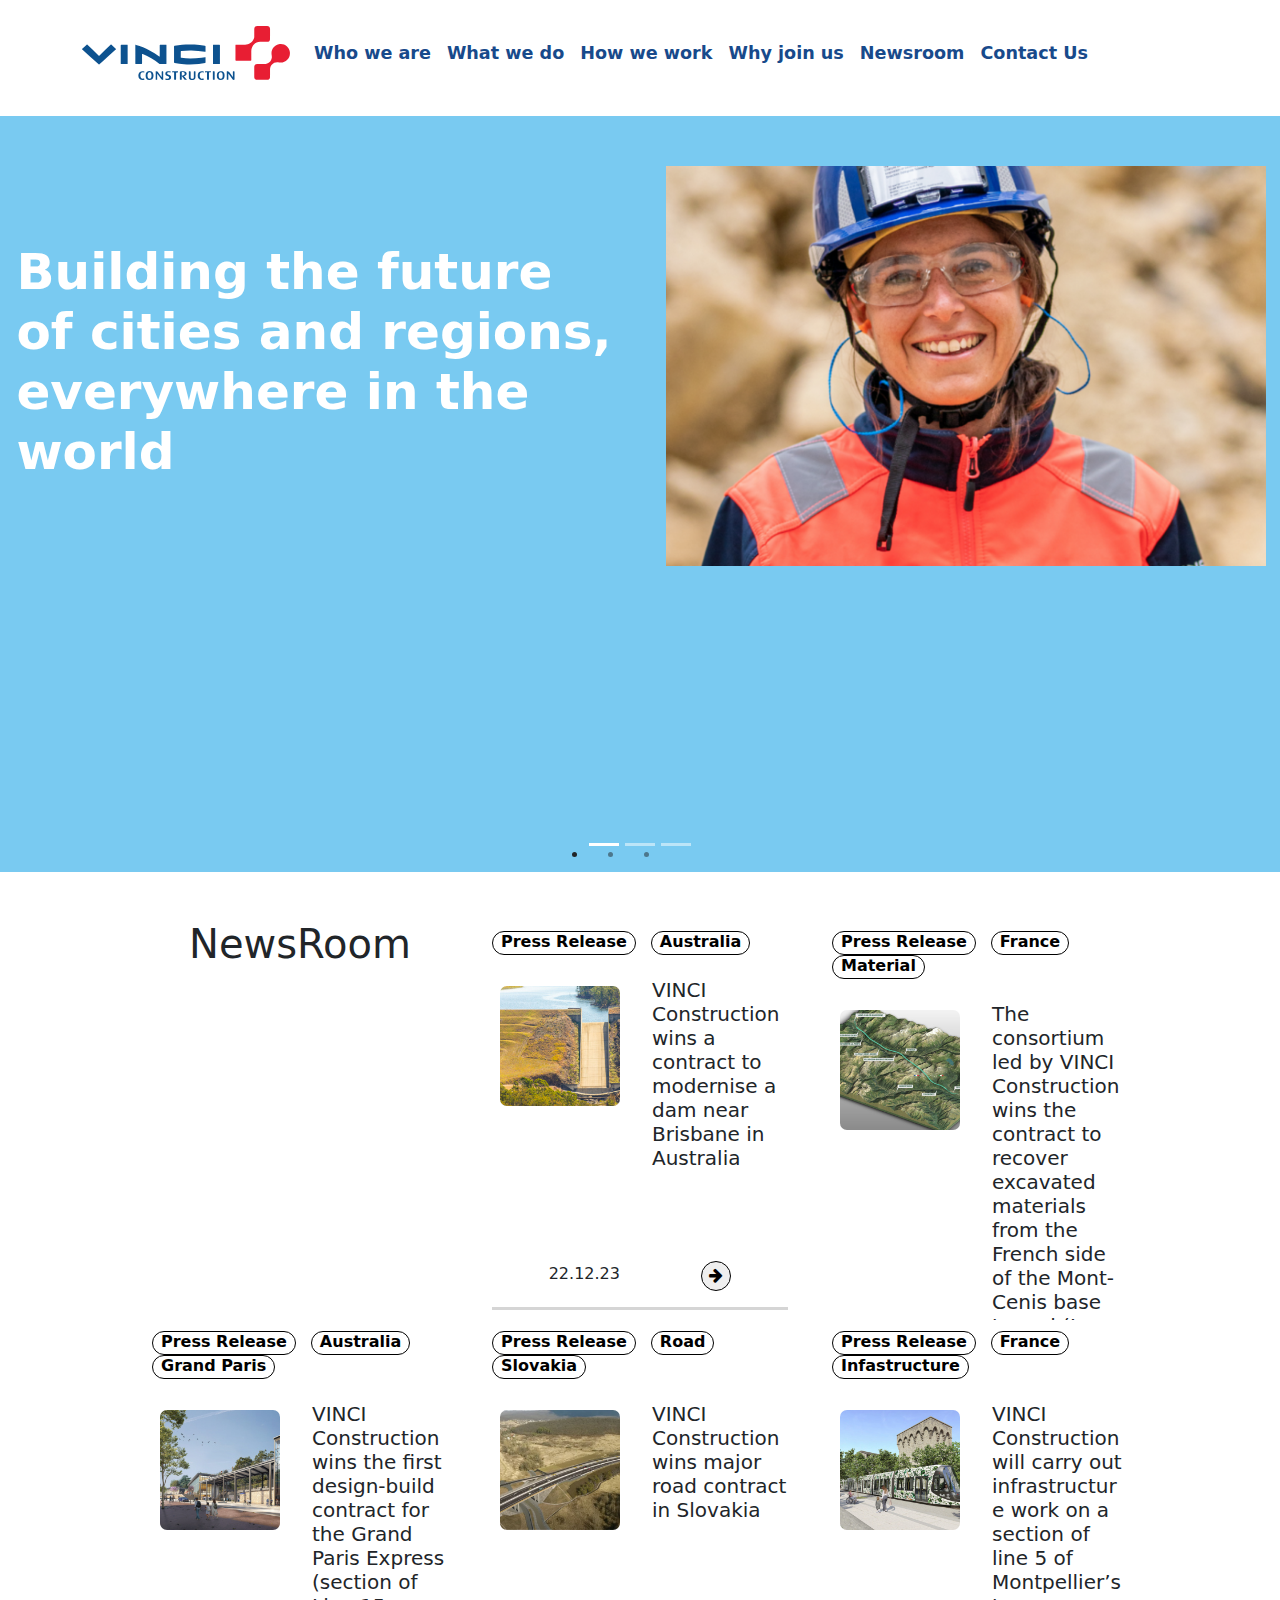
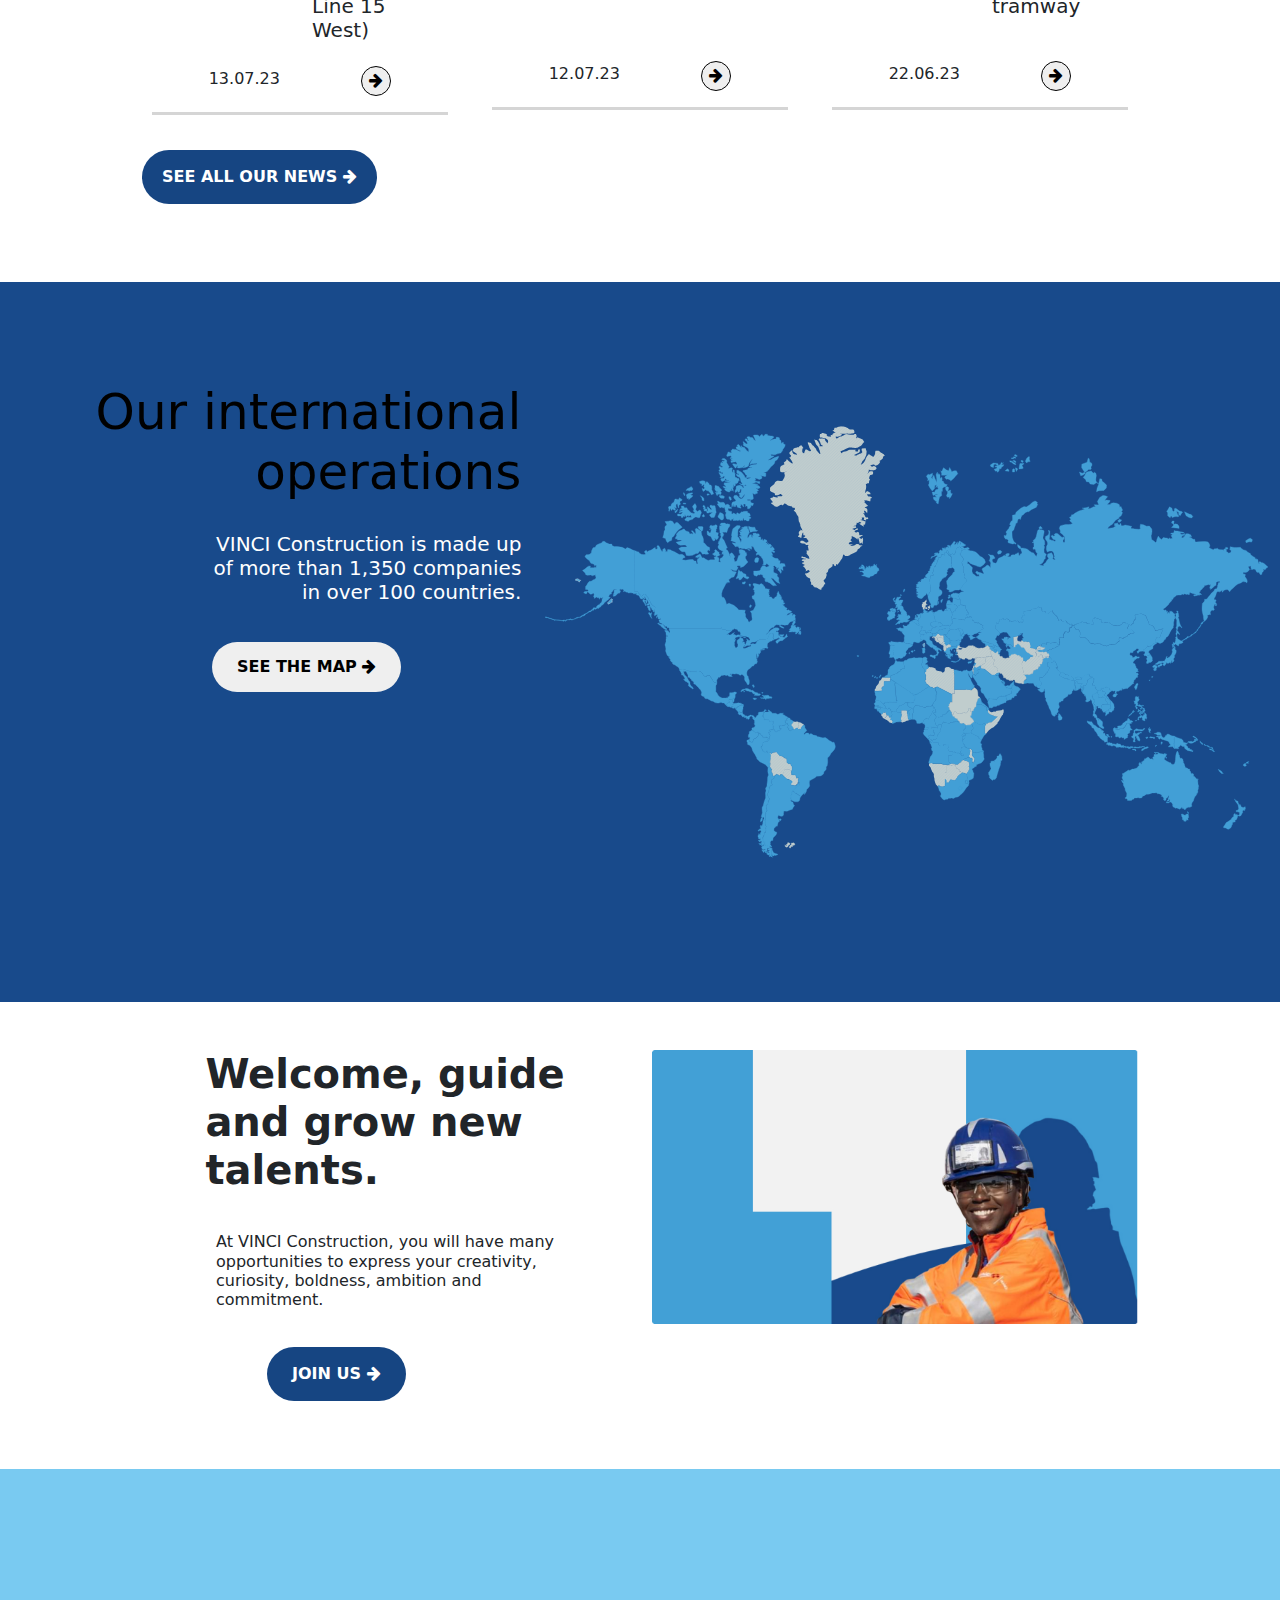
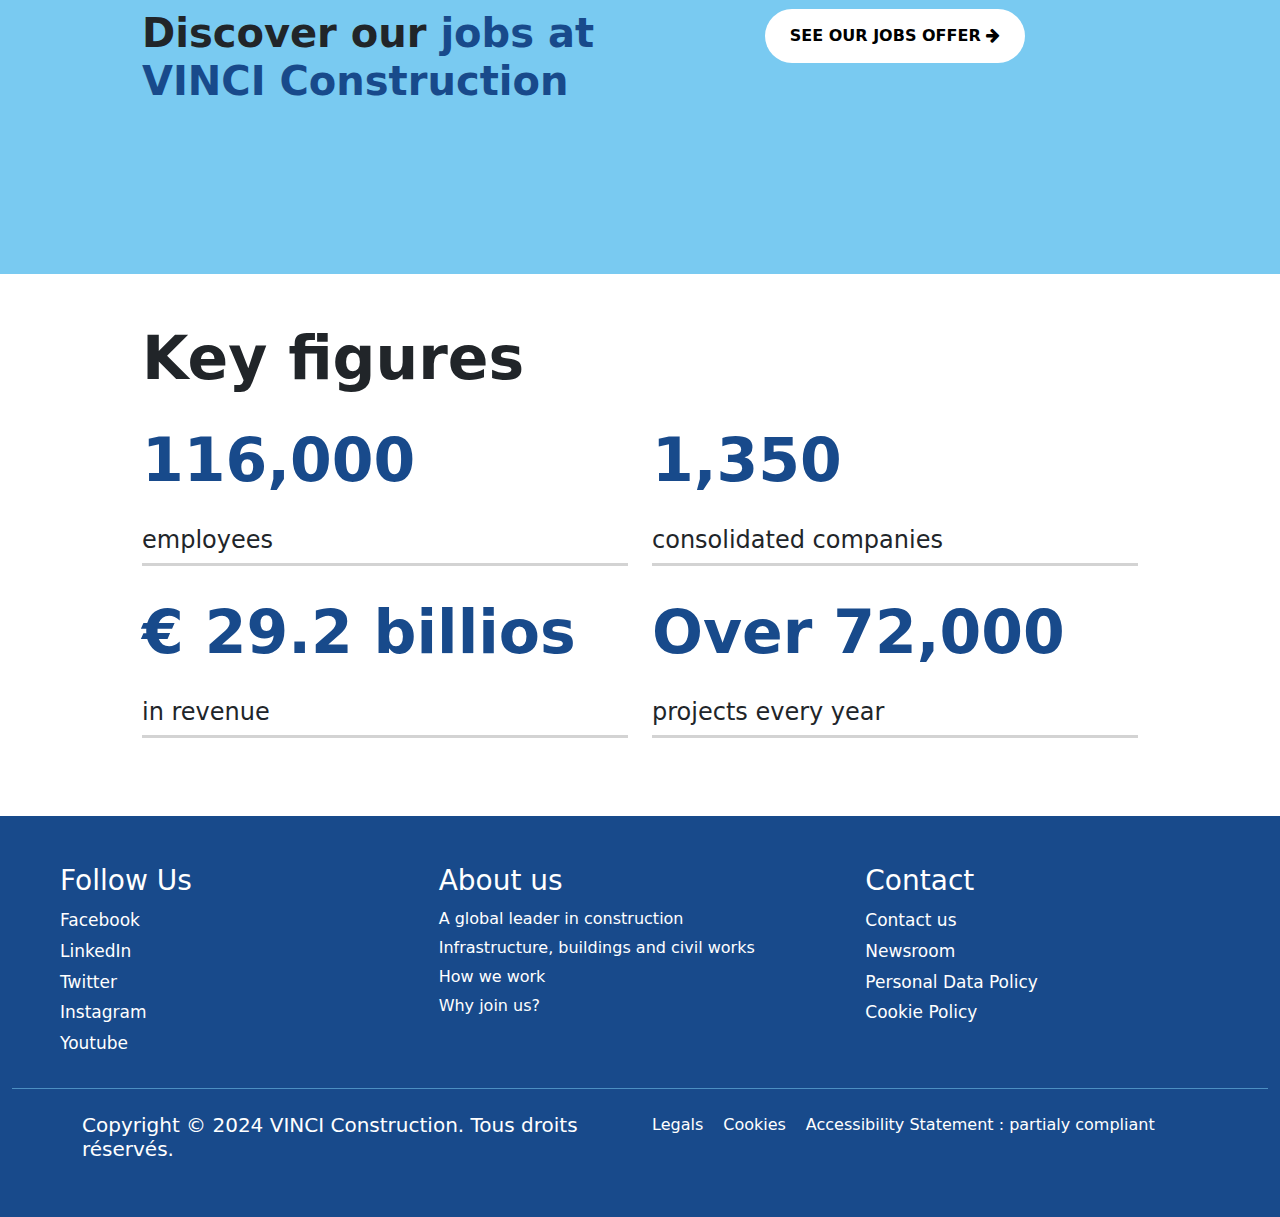
<file: index.html>
<!DOCTYPE html>
<html lang="en">
<head>
    <meta charset="UTF-8">
    <meta name="viewport" content="width=device-width, initial-scale=1.0">
    <title>VINCI Construction</title>
    <link rel="stylesheet" href="style.css">
    <link rel="stylesheet" href="bootstrap-5.3.2-dist/css/bootstrap.min.css">
    <link rel="stylesheet" href="https://cdnjs.cloudflare.com/ajax/libs/font-awesome/4.3.0/css/font-awesome.min.css">
</head>
<body>
    
    <section class="" id="header">
        <nav
            class="navbar navbar-expand-sm navbar-light"
        >
            <div class="container">
                <a class="navbar-brand" href="index.html">
                    <img src="assets/logo.svg" alt="">
                </a>
                <button
                    class="navbar-toggler d-lg-none"
                    type="button"
                    data-bs-toggle="collapse"
                    data-bs-target="#collapsibleNavId"
                    aria-controls="collapsibleNavId"
                    aria-expanded="false"
                    aria-label="Toggle navigation"
                >
                    <span class="navbar-toggler-icon"></span>
                </button>
                <div class="collapse navbar-collapse" id="collapsibleNavId">
                    <ul class="navbar-nav mt-2 mt-lg-0">
                        <li class="nav-item">
                            <a class="nav-link" href="WhoWeAre.html" aria-current="page"
                                >Who we are
                            </a
                            >
                        </li>
                        <li class="nav-item">
                            <a class="nav-link" href="whatwedo.html">What we do</a>
                        </li>
                        <li class="nav-item">
                            <a class="nav-link" href="HowWeWork.html">How we work</a>
                        </li>
                        <li class="nav-item">
                            <a class="nav-link" href="#">Why join us</a>
                        </li>
                        <li class="nav-item">
                            <a class="nav-link" href="NewRoom.html">Newsroom</a>
                        </li>
                        <li class="nav-item">
                            <a class="nav-link" href="Contact.html">Contact Us</a>
                        </li>
                        
                    </ul>
                </div>
            </div>
        </nav>
        
    </section>

    <section class="container-fluid" id="carousel" >
        <div id="carouselId" class="carousel slide" data-bs-ride="carousel">
            <div class="carousel-indicators">
                <li
                    data-bs-target="#carouselId"
                    data-bs-slide-to="0"
                    class="active"
                    aria-current="true"
                    aria-label="First slide"
                ></li>
                <li
                    data-bs-target="#carouselId"
                    data-bs-slide-to="1"
                    aria-label="Second slide"
                ></li>
                <li
                    data-bs-target="#carouselId"
                    data-bs-slide-to="2"
                    aria-label="Third slide"
                ></li>
            </div>
            <div class="carousel-inner" role="listbox">
                <div class="carousel-item active bg-blue">
                    <div class="row">
                        <div class="col-12 col-lg-6 d-flex justify-content-center align-items-center">
                            <div class="content">
                                <h1>Building the future <br> of cities and regions, <br> everywhere in the <br> world</h1>
                            </div>
                        </div>
                        <div class="col-12 col-lg-6">
                            <div class="content-img">
                                <img class="w100" src="assets/portrait1-hp-1300x520.png" alt="">
                            </div>
                        </div>
                    </div>
                </div>
                <div class="carousel-item bg-green">
                    <div class="row">
                        <div class="col-12 col-lg-6 d-flex justify-content-center align-items-center">
                            <div class="content">
                                <h1>Be involved at every <br> step: design, <br> construction, <br> renovation, <br> maintenance</h1>
                            </div>
                        </div>
                        <div class="col-12 col-lg-6">
                            <div class="content-img">
                                <img class="w100" src="assets/slider-portrait-2-2-1300x520.jpg" alt="">
                            </div>
                        </div>
                    </div>
                </div>
                <div class="carousel-item bg-pink">
                    <div class="row">
                        <div class="col-12 col-lg-6 d-flex justify-content-center align-items-center">
                            <div class="content">
                                <h1>Live our passion for <br> building</h1>
                            </div>
                        </div>
                        <div class="col-12 col-lg-6">
                            <div class="content-img">
                                <img class="w100" src="assets/slider-portrait-3-1300x520.jpg" alt="">
                            </div>
                        </div>
                    </div>
                </div>
            </div>
        </div>
        
        
    </section>

    <section class="container py-5" id="newsroom">
        <div class="row mx-md-5">
            <div class="col-12 col-sm-12 col-md-6 col-lg-4" >
                <h1 class="text-center">NewsRoom</h1>
            </div>
            <div class="col-12 col-sm-12 col-md-6 col-lg-4" >
                <div class="card">
                    <div class="news-letter pb-4">
                        <a href="">Press Release</a>
                        <a href="">Australia</a>
                    </div>
                    <div class="row">
                        <div class="col-6 col-sm-5 col-lg-6">
                            <img class="card-img-top p-2" src="assets/cressbrook-dam-toowoomba-seymourwhyte-845-210x210.jpg" alt="Title" />
                        </div>
                        <div class="col-6 col-sm-7 col-lg-6">
                            <h4 class="news">VINCI Construction wins a contract to modernise a dam near Brisbane in Australia</h4>
                        </div>
                    </div>
                    <div class="card-body">
                        <h6 class="card-title">22.12.23</h6>
                        <a href=""><button class="news-btn"><i class="fa fa-arrow-right"></i></button></a>
                    </div>
                </div>
            </div>
            <div class="col-12 col-sm-12 col-md-6 col-lg-4" >
                <div class="card">
                    <div class="news-letter pb-4">
                        <a href="">Press Release</a>
                        <a href="">France</a>
                        <a href="">Material</a>
                    </div>
                    <div class="row">
                        <div class="col-6 col-sm-5 col-lg-6">
                            <img class="card-img-top p-2" src="assets/lyon-turin845-210x210.jpg" alt="Title" />
                        </div>
                        <div class="col-6 col-sm-7 col-lg-6">
                            <h4 class="news">The consortium led by VINCI Construction wins the contract to recover 
                                excavated materials from the French side of the Mont-Cenis base tunnel (Lyon-Turin)</h4>
                        </div>
                    </div>
                    <div class="card-body">
                        <h6 class="card-title">18.10.23</h6>
                        <a href=""><button class="news-btn"><i class="fa fa-arrow-right"></i></button></a>
                    </div>
                </div>
            </div>
            <div class="col-12 col-sm-12 col-md-6 col-lg-4" >
                <div class="card">
                    <div class="news-letter pb-4">
                        <a href="">Press Release</a>
                        <a href="">Australia</a>
                        <a href="">Grand Paris</a>
                    </div>
                    <div class="row">
                        <div class="col-6 col-sm-5 col-lg-6">
                            <img class="card-img-top p-2" src="assets/gare-saint-cloud-arep-architectes-societe-du-grand-paris-210x210.jpg" alt="Title" />
                        </div>
                        <div class="col-6 col-sm-7 col-lg-6">
                            <h4 class="news">VINCI Construction wins the first design-build contract for the Grand Paris Express
                                 (section of Line 15 West)</h4>
                        </div>
                    </div>
                    <div class="card-body">
                        <h6 class="card-title">13.07.23</h6>
                        <a href=""><button class="news-btn"><i class="fa fa-arrow-right"></i></button></a>
                    </div>
                </div>
            </div>
            <div class="col-12 col-sm-12 col-md-6 col-lg-4" >
                <div class="card">
                    <div class="news-letter pb-4">
                        <a href="">Press Release</a>
                        <a href="">Road</a>
                        <a href="">Slovakia</a>
                    </div>
                    <div class="row">
                        <div class="col-6 col-sm-5 col-lg-6">
                            <img class="card-img-top p-2" src="assets/cp-slovaquie-image-210x210.jpg" alt="Title" />
                        </div>
                        <div class="col-6 col-sm-7 col-lg-6">
                            <h4 class="news">VINCI Construction wins major road contract in Slovakia</h4>
                        </div>
                    </div>
                    <div class="card-body">
                        <h6 class="card-title">12.07.23</h6>
                        <a href=""><button class="news-btn"><i class="fa fa-arrow-right"></i></button></a>
                    </div>
                </div>
            </div>
            <div class="col-12 col-sm-12 col-md-6 col-lg-4" >
                <div class="card">
                    <div class="news-letter pb-4">
                        <a href="">Press Release</a>
                        <a href="">France</a>
                        <a href="">Infastructure</a>
                    </div>
                    <div class="row">
                        <div class="col-6 col-sm-5 col-lg-6">
                            <img class="card-img-top p-2" src="assets/ligne-5-tramway-210x210.jpg" alt="Title" />
                        </div>
                        <div class="col-6 col-sm-7 col-lg-6">
                            <h4 class="news">VINCI Construction will carry out infrastructure work on a section of line 5 of Montpellier’s tramway</h4>
                        </div>
                    </div>
                    <div class="card-body">
                        <h6 class="card-title">22.06.23</h6>
                        <a href=""><button class="news-btn"><i class="fa fa-arrow-right"></i></button></a>
                    </div>
                </div>
            </div>

            <a href=""><button class="news-btnn">SEE ALL OUR NEWS <i class="fa fa-arrow-right"></i></button></a>
        </div>
        

    </section>


    <section class="container-fluid" id="maps">
        <div class="row">
            <div class="col-12 col-md-5">
                <div class="map-title">
                    <h1 class="mt-5">Our international <br> operations</h1>
                </div>
                <div class="map-body">
                    <h5>VINCI Construction is made up of more than 1,350 companies in over 100 countries.</h5>
                </div>
                <a href=""><button class="map-btn">SEE THE MAP <i class="fa fa-arrow-right"></i></button></a>
            </div>
            <div class="col-12 col-md-7">
                <img src="assets/bg-map.svg" alt="">
            </div>

        </div>
    </section>

    <section class="container py-5" id="welcome-guide">
        <div class="row mx-md-5">
            <div class="col-12 col-sm-12 col-md-12 col-lg-6 mx-auto">
                <div class="welcome-title d-flex justify-content-center">
                    <h1>Welcome, guide <br> and grow new <br> talents.</h1>
                </div>
                <div class="welcome-text d-flex justify-content-center">
                    <h6>At VINCI Construction, you will have many <br> opportunities to express your creativity, <br> 
                        curiosity, boldness, ambition and <br> commitment.</h6>
                </div>
                <a href=""><button class="welcome-btn">JOIN US <i class="fa fa-arrow-right"></i></button></a>
            </div>
            <div class="col-12 col-sm-12 col-md-12 col-lg-6 ">
                <img class="w-100" src="assets/video.png" alt="">
            </div>
        </div>
    </section>

    <section class="container-fluid" id="job-offer">
        <div class="container">
            <div class="row mx-md-5">
                <div class="col-12 col-sm-12 col-md-6 ">
                    <h1>Discover our <span> jobs at VINCI Construction </span></h1>
                </div>
                <div class="col-12 col-sm-12 col-md-6 d-flex justify-content-center">
                    <a href=""><button class="job-btn">SEE OUR JOBS OFFER <i class="fa fa-arrow-right"></i></button></a>
                </div>
            </div>
        </div>
    </section>

    <section class="container py-5" id="figure">
        <div class="row mx-md-5">
            <h1>Key figures</h1>
            <div class="col-12 col-sm-12 col-md-12 col-lg-6">
                <div class="figure-data">
                    <h1><span>116,000</span></h1>
                    <h4>employees</h4>
                </div>
            </div>
            <div class="col-12 col-sm-12 col-md-12 col-lg-6">
                <div class="figure-data">
                    <h1><span>1,350</span></h1>
                    <h4>consolidated companies</h4>
                </div>
            </div>
            <div class="col-12 col-sm-12 col-md-12 col-lg-6">
                <div class="figure-data">
                    <h1><span>&euro; 29.2 billios</span></h1>
                    <h4>in revenue</h4>
                </div>
            </div>
            <div class="col-12 col-sm-12 col-md-12 col-lg-6">
                <div class="figure-data">
                    <h1><span>Over 72,000</span></h1>
                    <h4>projects every year</h4>
                </div>
            </div>
        </div>
    </section>

    <footer class="container-fluid py-5" id="footer">
        <div class="row">
            <div class="col-12 col-sm-12 col-md-12 col-lg-4">
                <div class="social text-white ms-md-5">
                    <h3>Follow Us</h3>
                    <div class="social-links">
                        <a href="">Facebook</a>
                        <a href="">LinkedIn</a>
                        <a href="">Twitter</a>
                        <a href="">Instagram</a>
                        <a href="">Youtube</a>
                    </div>
                </div>
            </div>
            <div class="col-12 col-sm-12 col-md-12 col-lg-4">
                <div class="about-us text-white">
                    <h3 >About us</h3>
                    <p>A global leader in construction <br>
                        Infrastructure, buildings and civil works <br>
                        <a href="HowWeWork.html" id="a-footer">How we work</a> <br>
                        <a href="WhoWeAre.html" id="a-footer">Why join us?</a></p>
                </div>
            </div>
            <div class="col-12 col-sm-12 col-md-12 col-lg-4">
                <div class="contact text-white">
                    <h3>Contact</h3>
                    <div class="contact-links">
                        <a href="Contact.html">Contact us</a>
                        <a href="NewRoom.html">Newsroom</a>
                        <a href="">Personal Data Policy</a>
                        <a href="">Cookie Policy</a>
                    </div>

                </div>
            </div>
        </div>
        <div class="underline"></div>

        <div class="container">
            <div class="row">
                <div class="col-12 col-sm-12 col-md-12 col-lg-6">
                   <h5 class="text-white mt-4">Copyright © 2024 VINCI Construction. Tous droits réservés.</h5>
                </div>
                <div class="col-12 col-sm-12 col-md-12 col-lg-6">
                   <div class="copyrights mt-4">
                       <a href="">Legals</a>
                       <a href="">Cookies</a>
                       <a href="">Accessibility Statement : partialy compliant</a>
                   </div>
                </div>
           </div>
        </div>
    </footer>


    <script src="//cdnjs.cloudflare.com/ajax/libs/jquery/3.2.1/jquery.min.js"></script>
    <script src="bootstrap-5.3.2-dist/js/bootstrap.bundle.js"></script>
</body>
</html>
</file>
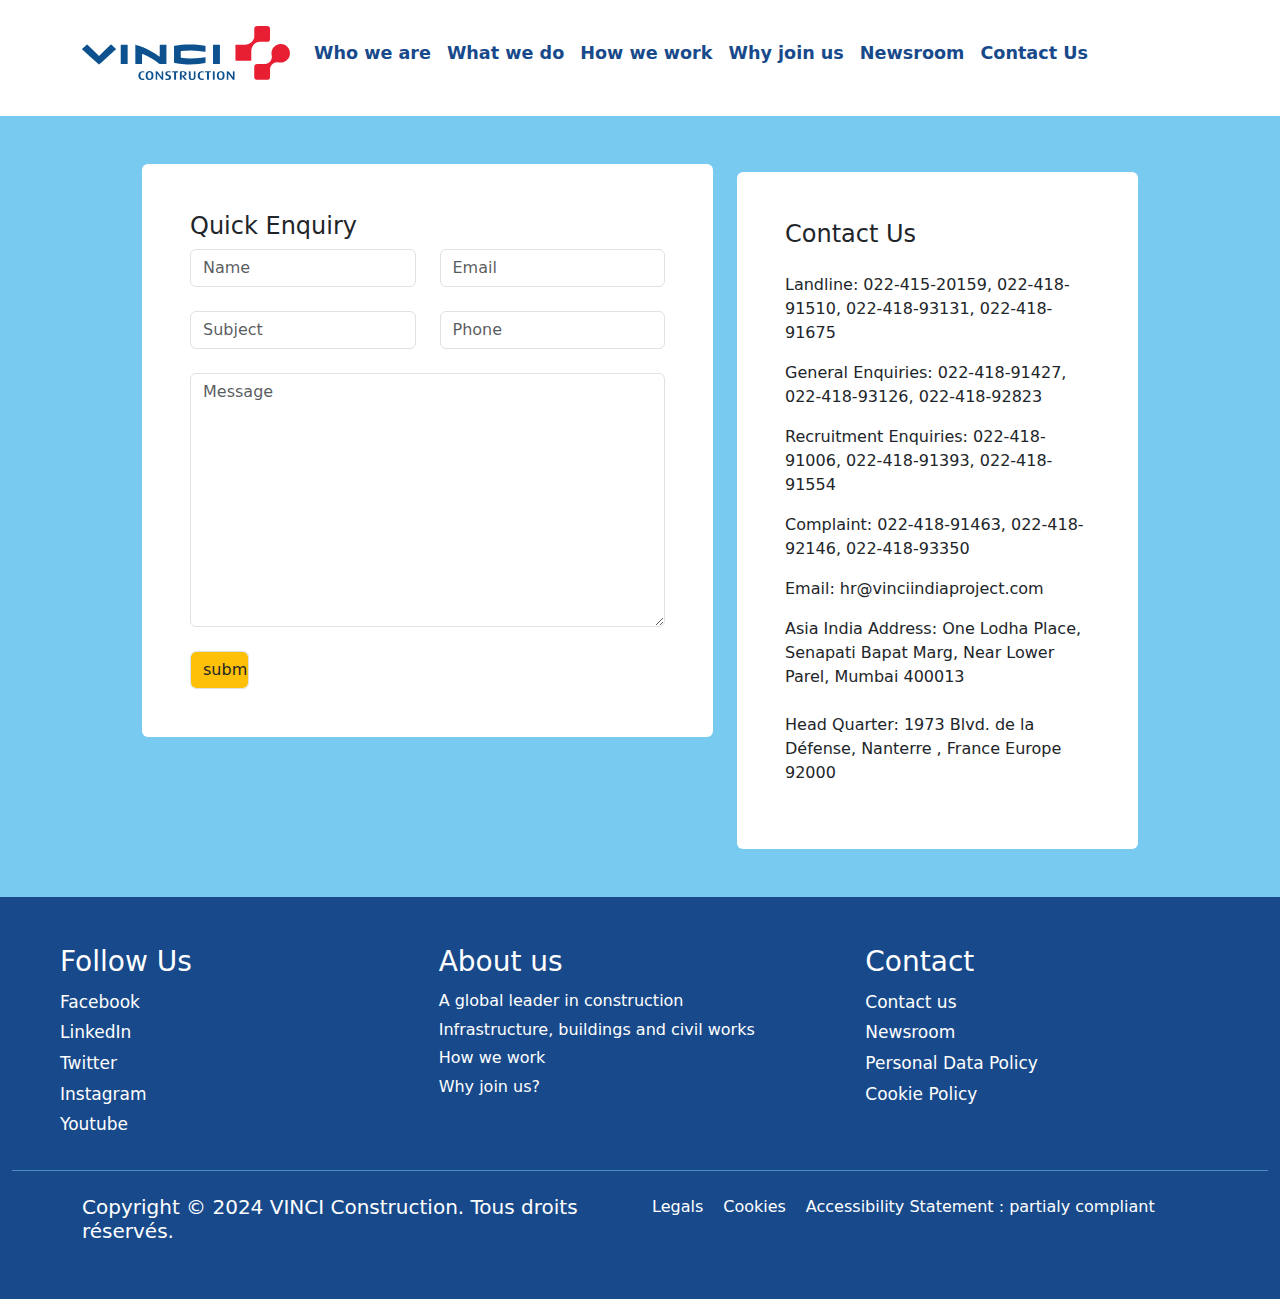
<file: Contact.html>
<!DOCTYPE html>
<html lang="en">
<head>
    <meta charset="UTF-8">
    <meta name="viewport" content="width=device-width, initial-scale=1.0">
    <title>VINCI Construction</title>
    <link rel="stylesheet" href="style.css">
    <link rel="stylesheet" href="bootstrap-5.3.2-dist/css/bootstrap.min.css">
    <link rel="stylesheet" href="https://cdnjs.cloudflare.com/ajax/libs/font-awesome/4.3.0/css/font-awesome.min.css">
    <style>
        
    </style>
</head>
<body>
    
    <section class="" id="header">
        <nav
            class="navbar navbar-expand-sm navbar-light"
        >
            <div class="container">
                <a class="navbar-brand" href="index.html">
                    <img src="assets/logo.svg" alt="">
                </a>
                <button
                    class="navbar-toggler d-lg-none"
                    type="button"
                    data-bs-toggle="collapse"
                    data-bs-target="#collapsibleNavId"
                    aria-controls="collapsibleNavId"
                    aria-expanded="false"
                    aria-label="Toggle navigation"
                >
                    <span class="navbar-toggler-icon"></span>
                </button>
                <div class="collapse navbar-collapse" id="collapsibleNavId">
                    <ul class="navbar-nav mt-2 mt-lg-0">
                        <li class="nav-item">
                            <a class="nav-link" href="WhoWeAre.html" aria-current="page"
                                >Who we are
                            </a
                            >
                        </li>
                        <li class="nav-item">
                            <a class="nav-link" href="whatwedo.html">What we do</a>
                        </li>
                        <li class="nav-item">
                            <a class="nav-link" href="HowWeWork.html">How we work</a>
                        </li>
                        <li class="nav-item">
                            <a class="nav-link" href="#">Why join us</a>
                        </li>
                        <li class="nav-item">
                            <a class="nav-link" href="NewRoom.html">Newsroom</a>
                        </li>
                        <li class="nav-item">
                            <a class="nav-link" href="Contact.html">Contact Us</a>
                        </li>
                    </ul>
                </div>
            </div>
        </nav>
        
    </section>

    <section class="container-fluid py-5" id="contact-bg">
        <div class="container">
            <div class="row mx-md-5">
               <div class="col-12 col-xl-7 col-lg-6 ">

                <div class="bg-white rounded">
                    <form action="" class="p-5" >
                        <h4>Quick Enquiry</h4>
                        <div class="row">
                            <div class="col-12 col-xl-6">
                                <input type="text" class="form-control mb-4 " placeholder="Name">
                            </div>
    
                            <div class="col-12 col-xl-6">
                                <input type="email" class="form-control mb-4" placeholder="Email">
                            </div>
    
                            <div class="col-12 col-xl-6">
                                <input type="text" class="form-control mb-4" placeholder="Subject">
                            </div>
    
                            <div class="col-12 col-xl-6">
                                <input type="tel" class="form-control mb-4" placeholder="Phone">
                            </div>
    
                            <div class="col-12 col-xl-12">
                               <textarea name="" id="" cols="30 " rows="10" class="form-control mb-4" placeholder="Message"></textarea>
                            </div>

                            <div class="col-12 col-xl-2">
                                <input type="submit" value="submit" class="form-control bg-warning">
                            </div>
                        </div>
                    </form>
                </div>


                

                </div>
                
                <div class="col-12 col-xl-5 col-lg-6 pt-2 mx-auto" id="contact-last">
                    <div class="bg-white rounded p-5 ">
                        <h4 class="pb-3">Contact Us</h4>
                    <div class="row">
                       
    
                        <div class="col-12 col-xl-12 col-lg-3 ">
                            <p>Landline: 022-415-20159, 022-418-91510, 022-418-93131, 022-418-91675   </p>
                            <p>General Enquiries: 022-418-91427, 022-418-93126, 022-418-92823  </p>
                            <p>Recruitment Enquiries: 022-418-91006, 022-418-91393, 022-418-91554  </p>
                            <p>Complaint: 022-418-91463, 022-418-92146, 022-418-93350 </p>
                    </div >
                   
                    </div>

                  
                   
                    

                    <div class="row ">
                        
                        <div class="col-12 col-xl-12">
                            <p class="">Email: hr@vinciindiaproject.com </p>
                            <p>Asia India Address: One Lodha Place, Senapati Bapat Marg, Near Lower Parel, Mumbai 400013
                                <br>
                                <br>
                                Head Quarter: 1973 Blvd. de la Défense, Nanterre , France Europe 92000
                                </p>
                        </div>
                    </div>
                    </div>
                    
               </div>

               
              
               
            </div>
        </div>
    </section>



    <footer class="container-fluid py-5" id="footer">
        <div class="row">
            <div class="col-12 col-sm-12 col-md-12 col-lg-4">
                <div class="social text-white ms-md-5">
                    <h3>Follow Us</h3>
                    <div class="social-links">
                        <a href="">Facebook</a>
                        <a href="">LinkedIn</a>
                        <a href="">Twitter</a>
                        <a href="">Instagram</a>
                        <a href="">Youtube</a>
                    </div>
                </div>
            </div>
            <div class="col-12 col-sm-12 col-md-12 col-lg-4">
                <div class="about-us text-white">
                    <h3 >About us</h3>
                    <p>A global leader in construction <br>
                        Infrastructure, buildings and civil works <br>
                        <a href="HowWeWork.html" id="a-footer">How we work</a><br>
                       <a href="whatwedo.html" id="a-footer">Why join us?</a> </p>
                </div>
            </div>
            <div class="col-12 col-sm-12 col-md-12 col-lg-4">
                <div class="contact text-white">
                    <h3>Contact</h3>
                    <div class="contact-links">
                        <a href="Contact.html">Contact us</a>
                        <a href="NewRoom.html">Newsroom</a>
                        <a href="">Personal Data Policy</a>
                        <a href="">Cookie Policy</a>
                    </div>

                </div>
            </div>
        </div>
        <div class="underline"></div>

        <div class="container">
            <div class="row">
                <div class="col-12 col-sm-12 col-md-12 col-lg-6">
                   <h5 class="text-white mt-4">Copyright © 2024 VINCI Construction. Tous droits réservés.</h5>
                </div>
                <div class="col-12 col-sm-12 col-md-12 col-lg-6">
                   <div class="copyrights mt-4">
                       <a href="">Legals</a>
                       <a href="">Cookies</a>
                       <a href="">Accessibility Statement : partialy compliant</a>
                   </div>
                </div>
           </div>
        </div>
    </footer>


    <script src="//cdnjs.cloudflare.com/ajax/libs/jquery/3.2.1/jquery.min.js"></script>
    <script src="bootstrap-5.3.2-dist/js/bootstrap.bundle.js"></script>
</body>
</html>
</file>
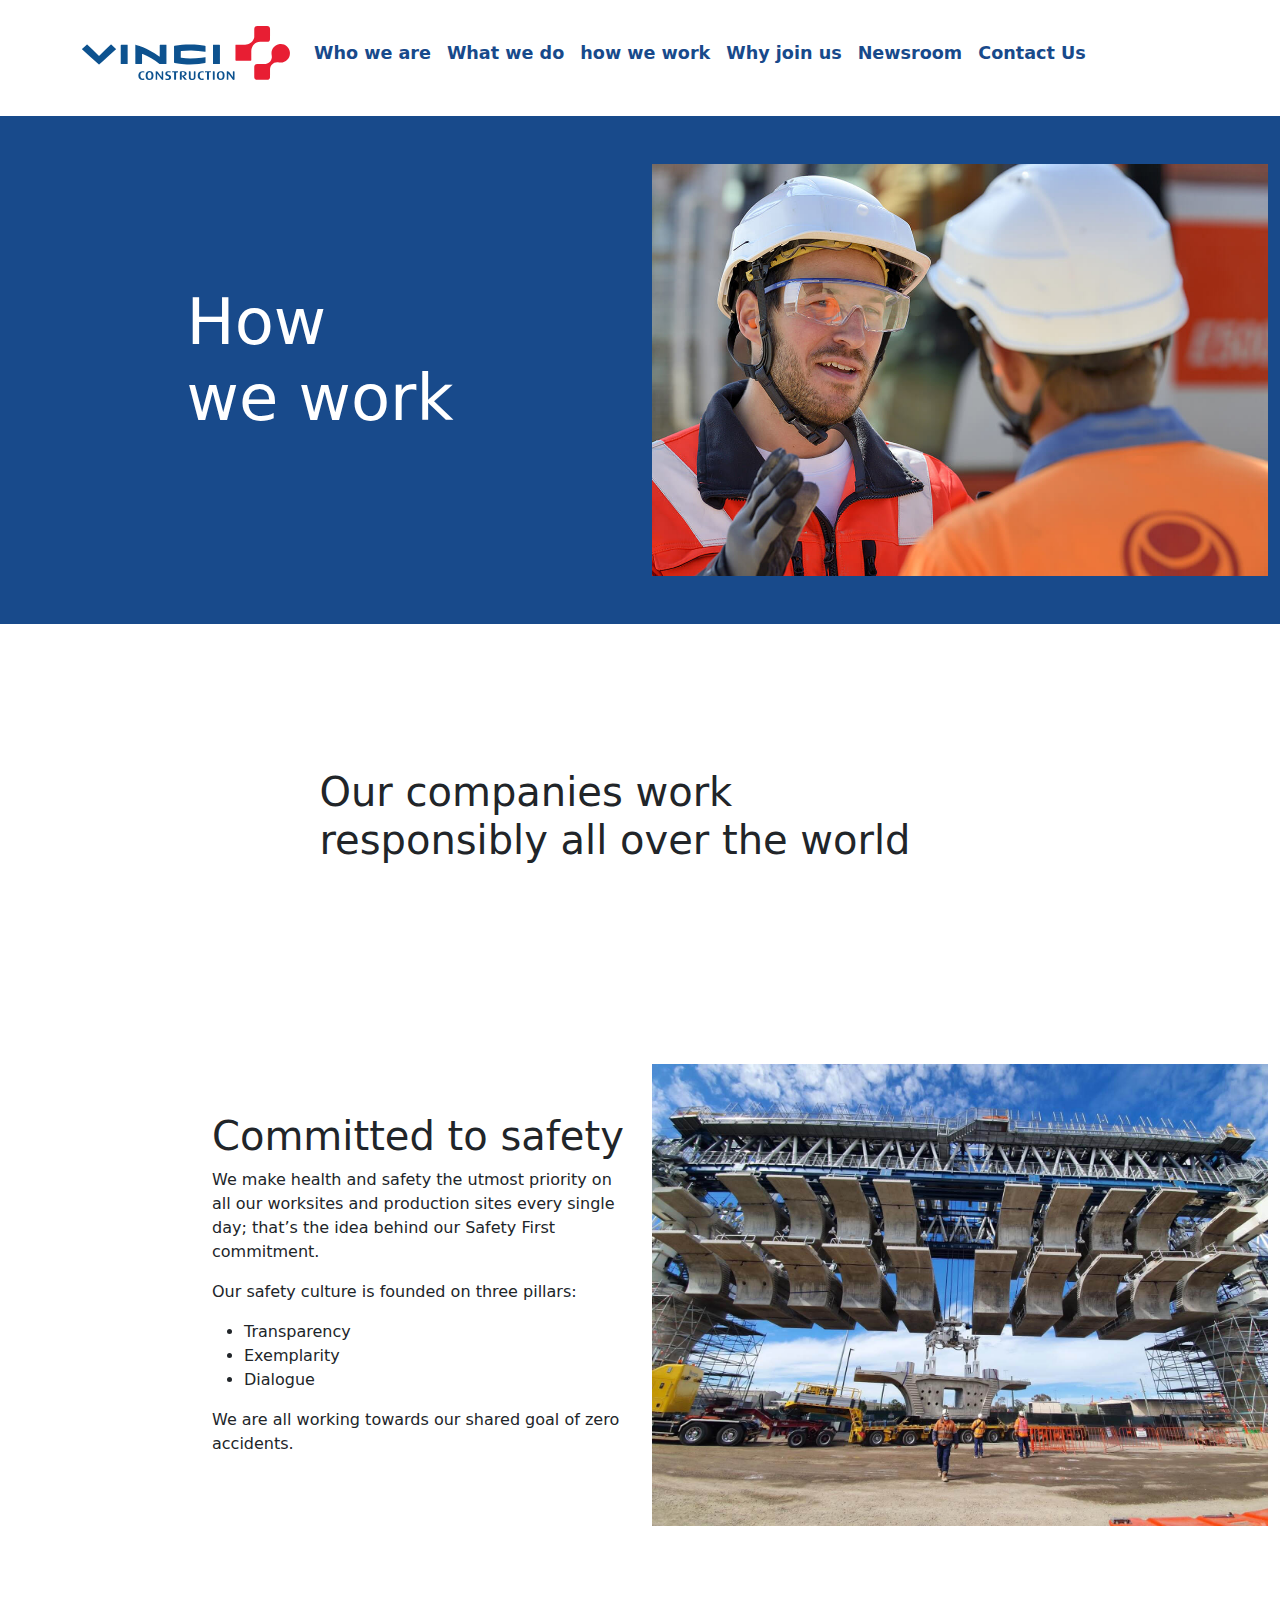
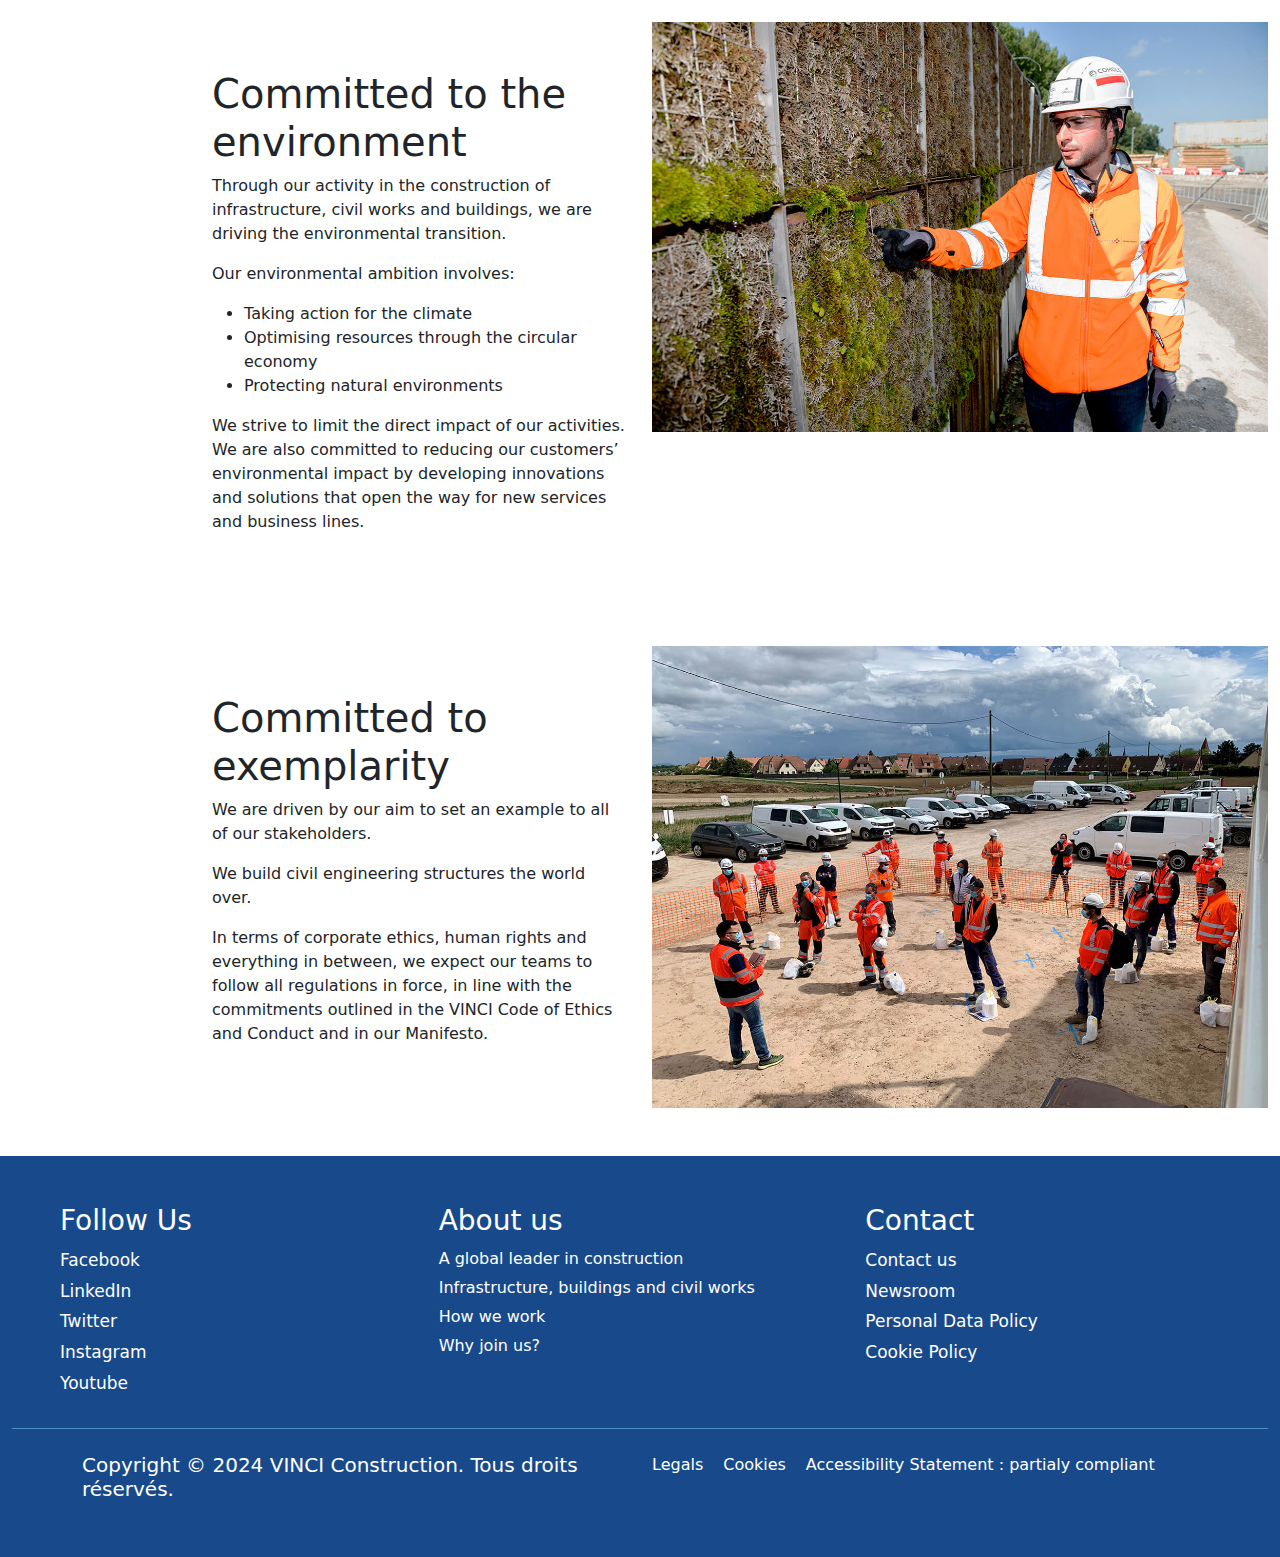
<file: HowWeWoek.html>
<!DOCTYPE html>
<html lang="en">

<head>
    <meta charset="UTF-8">
    <meta name="viewport" content="width=device-width, initial-scale=1.0">
    <title>VINCI Construction</title>
    <link rel="stylesheet" href="style.css">
    <link rel="stylesheet" href="bootstrap-5.3.2-dist/css/bootstrap.min.css">
    <link rel="stylesheet" href="https://cdnjs.cloudflare.com/ajax/libs/font-awesome/4.3.0/css/font-awesome.min.css">
    <style>
        #heading {
            background-color: #184A8B;
        }

        .heading-content {
            height: 400px !important;
            display: flex;
            justify-content: center;
            align-items: center;
        }

        .heading-content h1 {
            font-size: 4rem;
            color: #fff;
        }

        .heading-content2 {
            display: flex;
            justify-content: center;
        }

        .content {
            padding-left: 200px;
        }
    </style>
</head>

<body>

    <section class="" id="header">
        <nav class="navbar navbar-expand-sm navbar-light">
            <div class="container">
                <a class="navbar-brand" href="index.html">
                    <img src="assets/logo.svg" alt="">
                </a>
                <button class="navbar-toggler d-lg-none" type="button" data-bs-toggle="collapse"
                    data-bs-target="#collapsibleNavId" aria-controls="collapsibleNavId" aria-expanded="false"
                    aria-label="Toggle navigation">
                    <span class="navbar-toggler-icon"></span>
                </button>
                <div class="collapse navbar-collapse" id="collapsibleNavId">
                    <ul class="navbar-nav mt-2 mt-lg-0">
                        <li class="nav-item">
                            <a class="nav-link" href="WhoWeAre.html" aria-current="page">Who we are
                            </a>
                        </li>
                        <li class="nav-item">
                            <a class="nav-link" href="whatwedo.html">What we do</a>
                        </li>
                        <li class="nav-item">
                            <a class="nav-link" href="HowWeWoek.html">how we work</a>
                        </li>
                        <li class="nav-item">
                            <a class="nav-link" href="#">Why join us</a>
                        </li>
                        <li class="nav-item">
                            <a class="nav-link" href="NewRoom.html">Newsroom</a>
                        </li>
                        <li class="nav-item">
                            <a class="nav-link" href="Contact.html">Contact Us</a>
                        </li>

                    </ul>
                </div>
            </div>
        </nav>

    </section>

    <section class="container-fluid py-5" id="heading">
        <div class="row">
            <div class="col-12 col-sm-12 col-md-6 col-lg-6">
                <div class="heading-content">
                    <h1>How <br>we work</h1>
                </div>
            </div>
            <div class="col-12 col-sm-12 col-md-6 col-lg-6">
                <img class="w-100" src="/assets/siteegn.jpg" alt="">
            </div>
        </div>
    </section>

    <section class="container py-5" id="busieness-line">
        <div class="row">
            <div class="col-7 mx-auto py-5">
                <h1 class="py-5">Our companies work responsibly all over the world</h1>
            </div>
        </div>
    </section>

    <section class="container-fluid py-5" id="heading2">
        <div class="row">
            <div class="col-12 col-sm-12 col-md-6 col-lg-6">
                <div class="content">
                    <h1 class="mt-5">Committed to safety</h1>
                    <p>We make health and safety the utmost priority on all our worksites and production sites every
                        single day; that’s the idea behind our Safety First commitment.</p>

                    <p>Our safety culture is founded on three pillars:</p>
                    <p>
                    <ul>
                        <li>Transparency
                        </li>
                        <li>Exemplarity
                        </li>
                        <li>Dialogue</li>
                    </ul>
                    </p>
                    <p>We are all working towards our shared goal of zero accidents.
                    </p>
                </div>
            </div>
            <div class="col-12 col-sm-12 col-md-6 col-lg-6">
                <img class="w-100" src="/assets/machine.jpg" alt="">
            </div>
        </div>
    </section>

    <section class="container-fluid py-5" id="heading2">
        <div class="row">
            <div class="col-12 col-sm-12 col-md-6 col-lg-6">
                <div class="content">
                    <h1 class="mt-5">Committed to the environment</h1>

                    <p>Through our activity in the construction of infrastructure, civil works and buildings, we are
                        driving the environmental transition.</p>

                    <p>Our environmental ambition involves:</p>
                    <p>
                    <ul>
                        <li>Taking action for the climate
                        </li>
                        <li>Optimising resources through the circular economy
                        </li>
                        <li>Protecting natural environments</li>
                    </ul>
                    </p>

                    <p>We strive to limit the direct impact of our activities. We are also committed to reducing our
                        customers’ environmental impact by developing innovations and solutions that open the way for
                        new services and business lines.</p>
                </div>
            </div>
            <div class="col-12 col-sm-12 col-md-6 col-lg-6">
                <img class="w-100" src="/assets/envpic.jpg" alt="">
            </div>
        </div>
    </section>

    <section class="container-fluid py-5" id="heading2">
        <div class="row">
            <div class="col-12 col-sm-12 col-md-6 col-lg-6">
                <div class="content">
                    <h1 class="mt-5">Committed to exemplarity</h1>
                    <p>We are driven by our aim to set an example to all of our stakeholders.</p>
                    <p>We build civil engineering structures the world over.</p>
                    <p>In terms of corporate ethics, human rights and everything in between, we expect our teams to
                        follow all regulations in force, in line with the commitments outlined in the VINCI Code of
                        Ethics and Conduct and in our Manifesto.</p>
                </div>
            </div>
            <div class="col-12 col-sm-12 col-md-6 col-lg-6">
                <img class="w-100"
                    src="/assets/cleaning.jpg" alt="">
            </div>
        </div>
    </section>


    <footer class="container-fluid py-5" id="footer">
        <div class="row">
            <div class="col-12 col-sm-12 col-md-12 col-lg-4">
                <div class="social text-white ms-md-5">
                    <h3>Follow Us</h3>
                    <div class="social-links">
                        <a href="">Facebook</a>
                        <a href="">LinkedIn</a>
                        <a href="">Twitter</a>
                        <a href="">Instagram</a>
                        <a href="">Youtube</a>
                    </div>
                </div>
            </div>
            <div class="col-12 col-sm-12 col-md-12 col-lg-4">
                <div class="about-us text-white">
                    <h3>About us</h3>
                    <p>A global leader in construction <br>
                        Infrastructure, buildings and civil works <br>
                        How we work <br>
                        Why join us?</p>
                </div>
            </div>
            <div class="col-12 col-sm-12 col-md-12 col-lg-4">
                <div class="contact text-white">
                    <h3>Contact</h3>
                    <div class="contact-links">
                        <a href="">Contact us</a>
                        <a href="">Newsroom</a>
                        <a href="">Personal Data Policy</a>
                        <a href="">Cookie Policy</a>
                    </div>

                </div>
            </div>
        </div>
        <div class="underline"></div>

        <div class="container">
            <div class="row">
                <div class="col-12 col-sm-12 col-md-12 col-lg-6">
                    <h5 class="text-white mt-4">Copyright © 2024 VINCI Construction. Tous droits réservés.</h5>
                </div>
                <div class="col-12 col-sm-12 col-md-12 col-lg-6">
                    <div class="copyrights mt-4">
                        <a href="">Legals</a>
                        <a href="">Cookies</a>
                        <a href="">Accessibility Statement : partialy compliant</a>
                    </div>
                </div>
            </div>
        </div>
    </footer>


    <script src="//cdnjs.cloudflare.com/ajax/libs/jquery/3.2.1/jquery.min.js"></script>
    <script src="bootstrap-5.3.2-dist/js/bootstrap.bundle.js"></script>
</body>

</html>
</file>
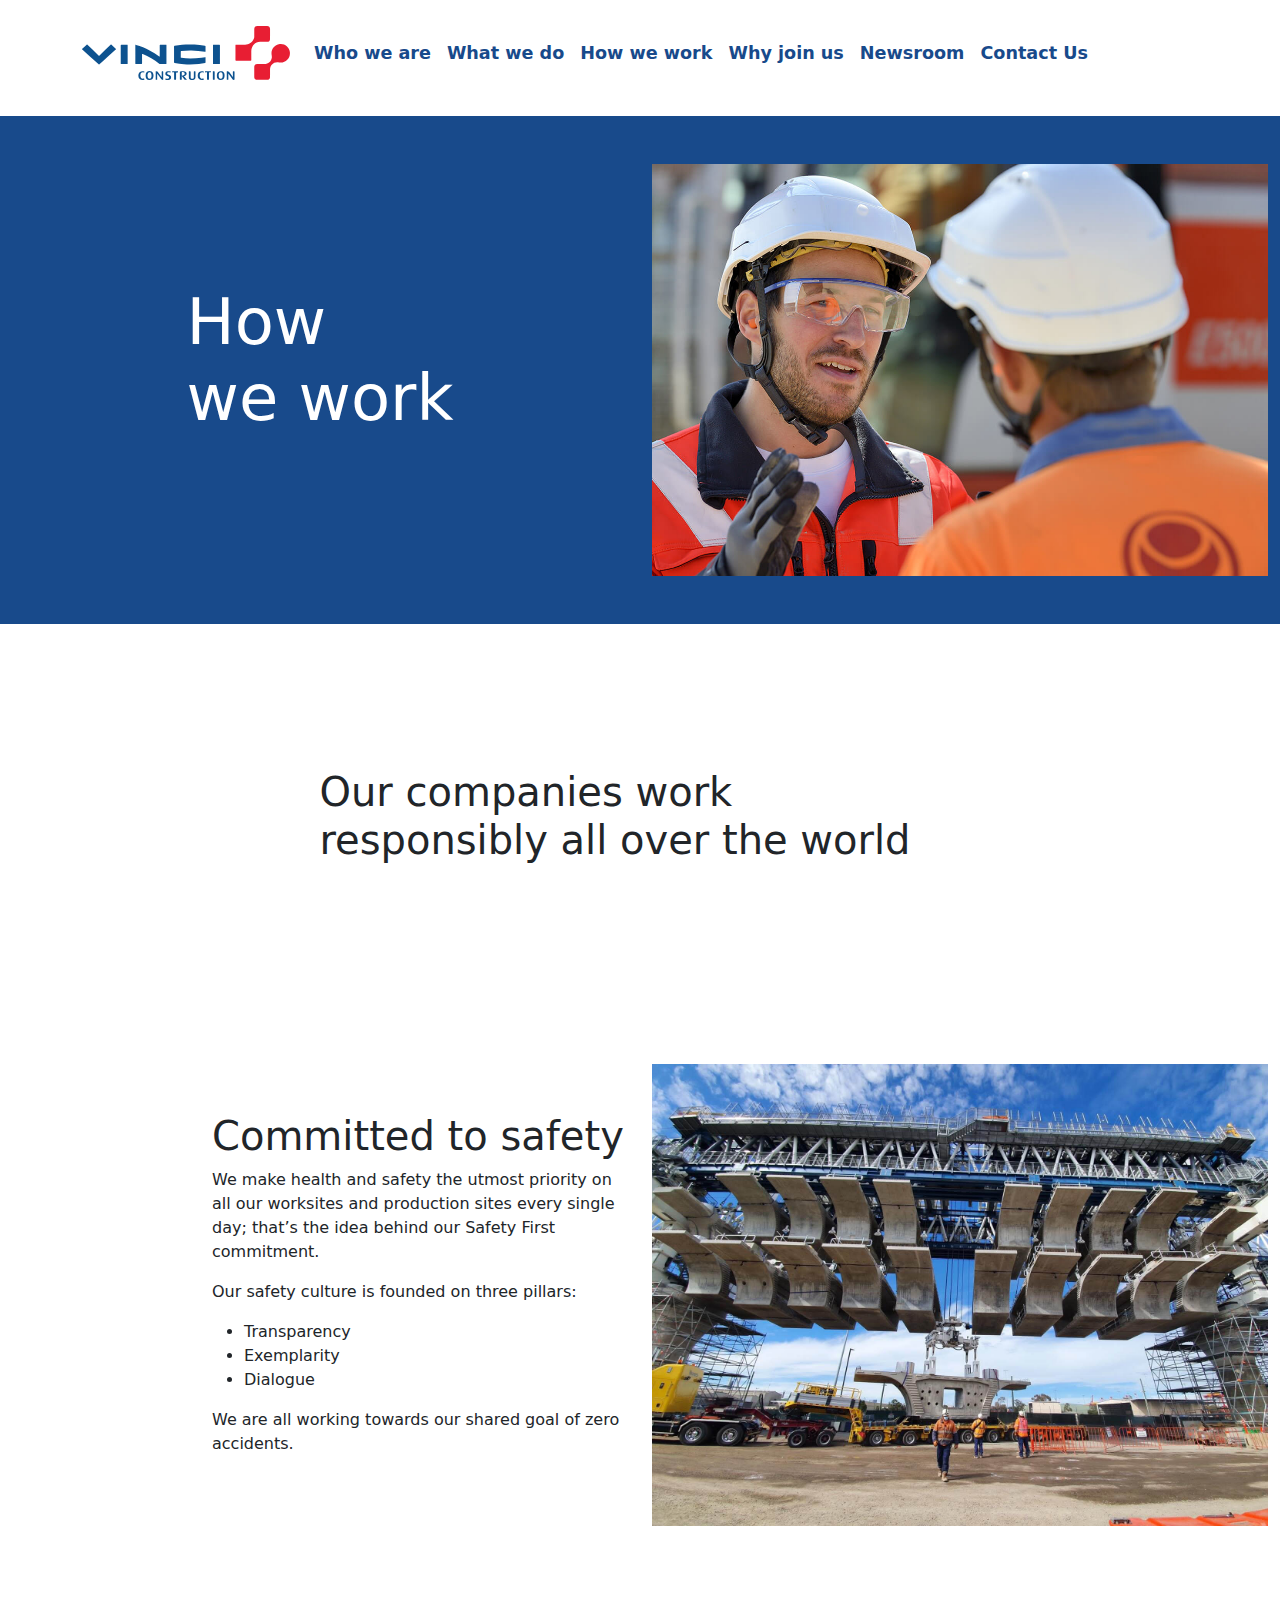
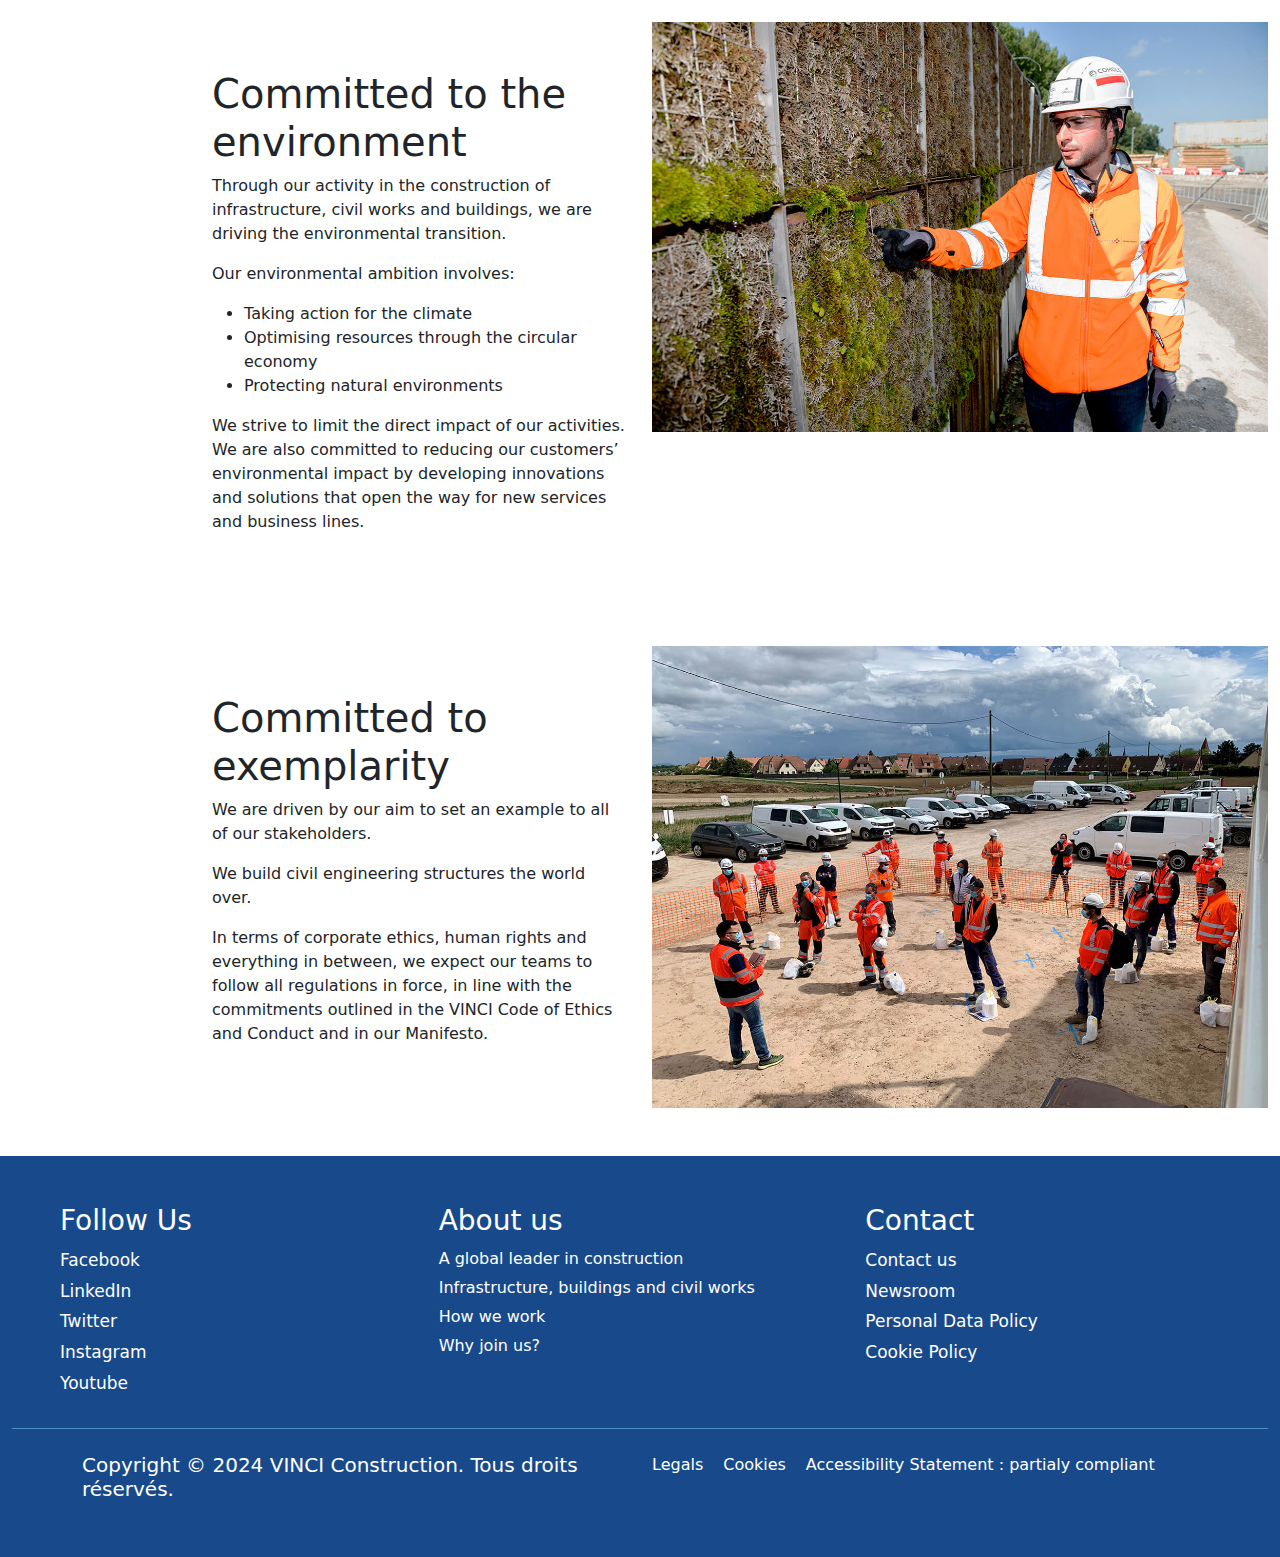
<file: HowWeWork.html>
<!DOCTYPE html>
<html lang="en">

<head>
    <meta charset="UTF-8">
    <meta name="viewport" content="width=device-width, initial-scale=1.0">
    <title>VINCI Construction</title>
    <link rel="stylesheet" href="style.css">
    <link rel="stylesheet" href="bootstrap-5.3.2-dist/css/bootstrap.min.css">
    <link rel="stylesheet" href="https://cdnjs.cloudflare.com/ajax/libs/font-awesome/4.3.0/css/font-awesome.min.css">
    <style>
        #heading {
            background-color: #184A8B;
        }

        .heading-content {
            height: 400px !important;
            display: flex;
            justify-content: center;
            align-items: center;
        }

        .heading-content h1 {
            font-size: 4rem;
            color: #fff;
        }

        .heading-content2 {
            display: flex;
            justify-content: center;
        }

        .content {
            padding-left: 200px;
        }
    </style>
</head>

<body>

    <section class="" id="header">
        <nav class="navbar navbar-expand-sm navbar-light">
            <div class="container">
                <a class="navbar-brand" href="index.html">
                    <img src="assets/logo.svg" alt="">
                </a>
                <button class="navbar-toggler d-lg-none" type="button" data-bs-toggle="collapse"
                    data-bs-target="#collapsibleNavId" aria-controls="collapsibleNavId" aria-expanded="false"
                    aria-label="Toggle navigation">
                    <span class="navbar-toggler-icon"></span>
                </button>
                <div class="collapse navbar-collapse" id="collapsibleNavId">
                    <ul class="navbar-nav mt-2 mt-lg-0">
                        <li class="nav-item">
                            <a class="nav-link" href="WhoWeAre.html" aria-current="page">Who we are
                            </a>
                        </li>
                        <li class="nav-item">
                            <a class="nav-link" href="whatwedo.html">What we do</a>
                        </li>
                        <li class="nav-item">
                            <a class="nav-link" href="HowWeWork.html">How we work</a>
                        </li>
                        <li class="nav-item">
                            <a class="nav-link" href="#">Why join us</a>
                        </li>
                        <li class="nav-item">
                            <a class="nav-link" href="NewRoom.html">Newsroom</a>
                        </li>
                        <li class="nav-item">
                            <a class="nav-link" href="Contact.html">Contact Us</a>
                        </li>

                    </ul>
                </div>
            </div>
        </nav>

    </section>

    <section class="container-fluid py-5" id="heading">
        <div class="row">
            <div class="col-12 col-sm-12 col-md-6 col-lg-6">
                <div class="heading-content">
                    <h1>How <br>we work</h1>
                </div>
            </div>
            <div class="col-12 col-sm-12 col-md-6 col-lg-6">
                <img class="w-100" src="/assets/siteegn.jpg" alt="">
            </div>
        </div>
    </section>

    <section class="container py-5" id="busieness-line">
        <div class="row">
            <div class="col-7 mx-auto py-5">
                <h1 class="py-5">Our companies work responsibly all over the world</h1>
            </div>
        </div>
    </section>

    <section class="container-fluid py-5" id="heading2">
        <div class="row">
            <div class="col-12 col-sm-12 col-md-6 col-lg-6">
                <div class="content">
                    <h1 class="mt-5">Committed to safety</h1>
                    <p>We make health and safety the utmost priority on all our worksites and production sites every
                        single day; that’s the idea behind our Safety First commitment.</p>

                    <p>Our safety culture is founded on three pillars:</p>
                    <p>
                    <ul>
                        <li>Transparency
                        </li>
                        <li>Exemplarity
                        </li>
                        <li>Dialogue</li>
                    </ul>
                    </p>
                    <p>We are all working towards our shared goal of zero accidents.
                    </p>
                </div>
            </div>
            <div class="col-12 col-sm-12 col-md-6 col-lg-6">
                <img class="w-100" src="/assets/machine.jpg" alt="">
            </div>
        </div>
    </section>

    <section class="container-fluid py-5" id="heading2">
        <div class="row">
            <div class="col-12 col-sm-12 col-md-6 col-lg-6">
                <div class="content">
                    <h1 class="mt-5">Committed to the environment</h1>

                    <p>Through our activity in the construction of infrastructure, civil works and buildings, we are
                        driving the environmental transition.</p>

                    <p>Our environmental ambition involves:</p>
                    <p>
                    <ul>
                        <li>Taking action for the climate
                        </li>
                        <li>Optimising resources through the circular economy
                        </li>
                        <li>Protecting natural environments</li>
                    </ul>
                    </p>

                    <p>We strive to limit the direct impact of our activities. We are also committed to reducing our
                        customers’ environmental impact by developing innovations and solutions that open the way for
                        new services and business lines.</p>
                </div>
            </div>
            <div class="col-12 col-sm-12 col-md-6 col-lg-6">
                <img class="w-100" src="/assets/envpic.jpg" alt="">
            </div>
        </div>
    </section>

    <section class="container-fluid py-5" id="heading2">
        <div class="row">
            <div class="col-12 col-sm-12 col-md-6 col-lg-6">
                <div class="content">
                    <h1 class="mt-5">Committed to exemplarity</h1>
                    <p>We are driven by our aim to set an example to all of our stakeholders.</p>
                    <p>We build civil engineering structures the world over.</p>
                    <p>In terms of corporate ethics, human rights and everything in between, we expect our teams to
                        follow all regulations in force, in line with the commitments outlined in the VINCI Code of
                        Ethics and Conduct and in our Manifesto.</p>
                </div>
            </div>
            <div class="col-12 col-sm-12 col-md-6 col-lg-6">
                <img class="w-100"
                    src="/assets/cleaning.jpg" alt="">
            </div>
        </div>
    </section>


    <footer class="container-fluid py-5" id="footer">
        <div class="row">
            <div class="col-12 col-sm-12 col-md-12 col-lg-4">
                <div class="social text-white ms-md-5">
                    <h3>Follow Us</h3>
                    <div class="social-links">
                        <a href="">Facebook</a>
                        <a href="">LinkedIn</a>
                        <a href="">Twitter</a>
                        <a href="">Instagram</a>
                        <a href="">Youtube</a>
                    </div>
                </div>
            </div>
            <div class="col-12 col-sm-12 col-md-12 col-lg-4">
                <div class="about-us text-white">
                    <h3>About us</h3>
                    <p>A global leader in construction <br>
                        Infrastructure, buildings and civil works <br>
                        <a href="HowWeWork.html" id="a-footer">How we work</a><br>
                       <a href="whatwedo.html" id="a-footer">Why join us?</a> </p>
                </div>
            </div>
            <div class="col-12 col-sm-12 col-md-12 col-lg-4">
                <div class="contact text-white">
                    <h3>Contact</h3>
                    <div class="contact-links">
                        <a href="Contact.html">Contact us</a>
                        <a href="NewRoom.html">Newsroom</a>
                        <a href="">Personal Data Policy</a>
                        <a href="">Cookie Policy</a>
                    </div>

                </div>
            </div>
        </div>
        <div class="underline"></div>

        <div class="container">
            <div class="row">
                <div class="col-12 col-sm-12 col-md-12 col-lg-6">
                    <h5 class="text-white mt-4">Copyright © 2024 VINCI Construction. Tous droits réservés.</h5>
                </div>
                <div class="col-12 col-sm-12 col-md-12 col-lg-6">
                    <div class="copyrights mt-4">
                        <a href="">Legals</a>
                        <a href="">Cookies</a>
                        <a href="">Accessibility Statement : partialy compliant</a>
                    </div>
                </div>
            </div>
        </div>
    </footer>


    <script src="//cdnjs.cloudflare.com/ajax/libs/jquery/3.2.1/jquery.min.js"></script>
    <script src="bootstrap-5.3.2-dist/js/bootstrap.bundle.js"></script>
</body>

</html>
</file>
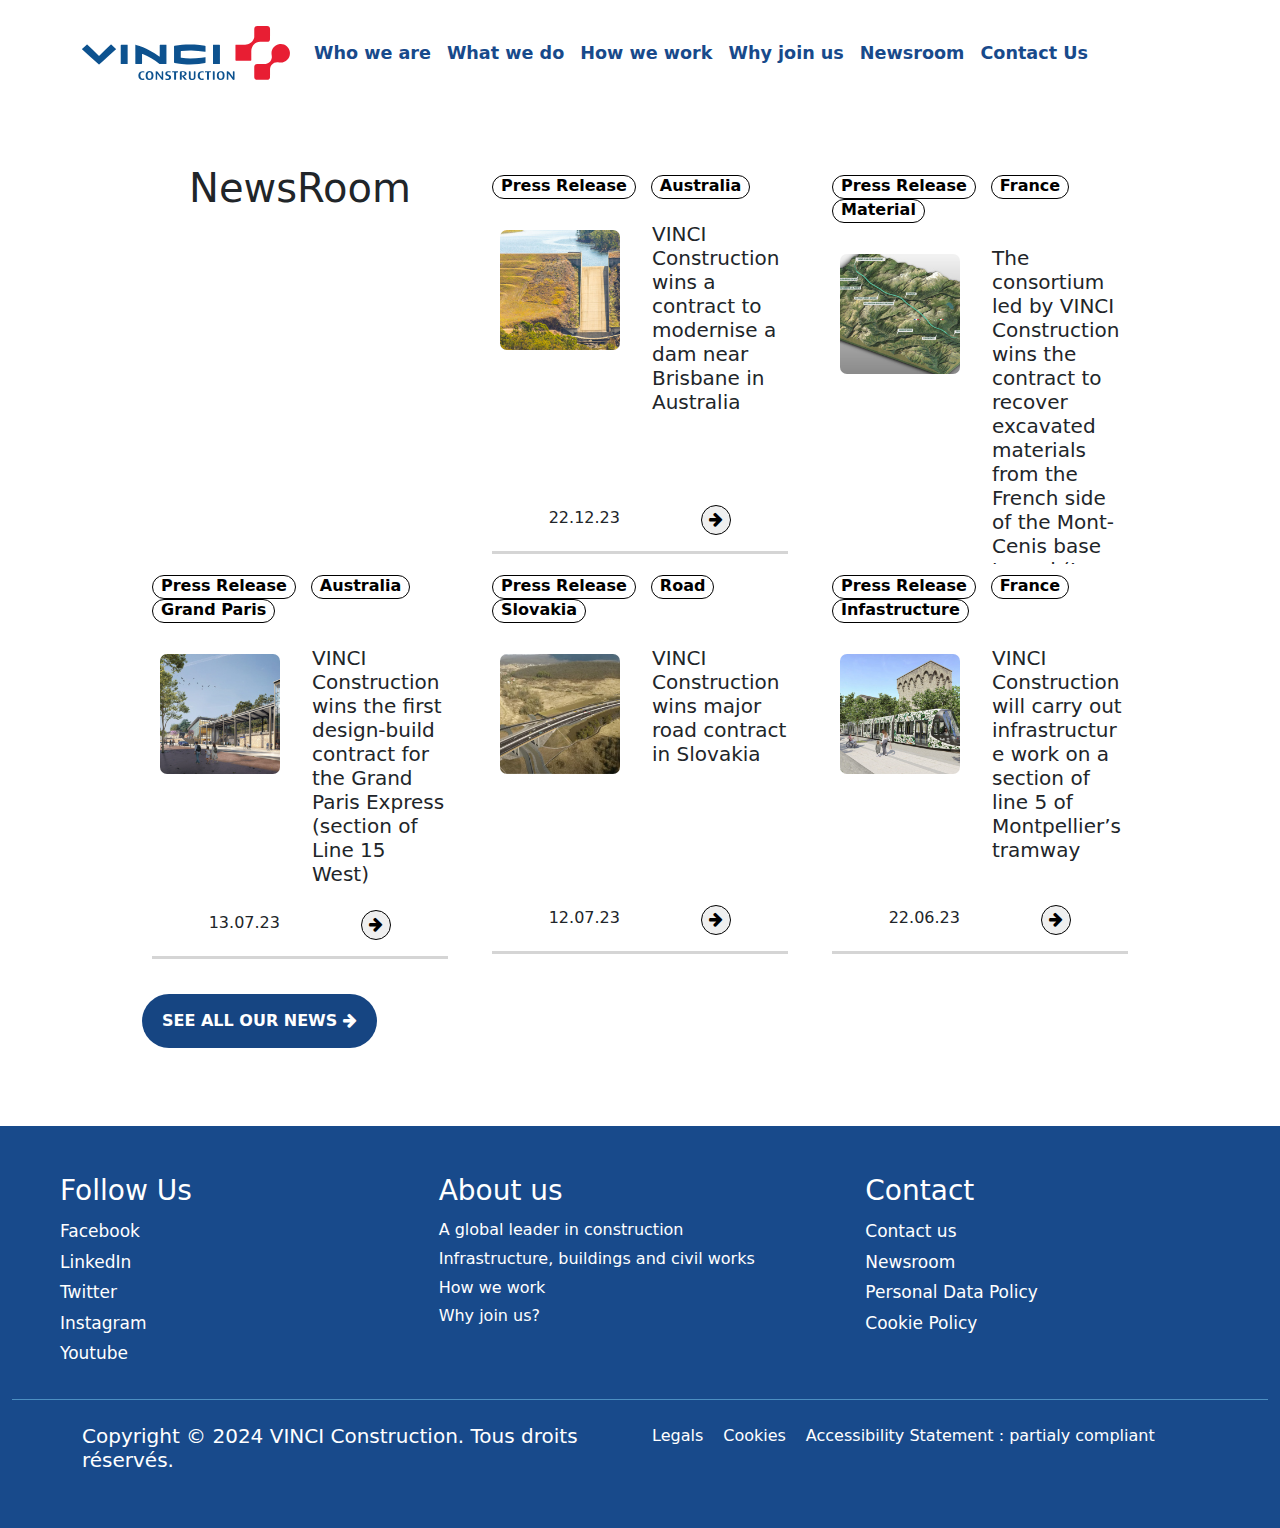
<file: NewRoom.html>
<!DOCTYPE html>
<html lang="en">
<head>
    <meta charset="UTF-8">
    <meta name="viewport" content="width=device-width, initial-scale=1.0">
    <title>VINCI Construction</title>
    <link rel="stylesheet" href="style.css">
    <link rel="stylesheet" href="bootstrap-5.3.2-dist/css/bootstrap.min.css">
    <link rel="stylesheet" href="https://cdnjs.cloudflare.com/ajax/libs/font-awesome/4.3.0/css/font-awesome.min.css">
    
</head>
<body>
    
    <section class="" id="header">
        <nav
            class="navbar navbar-expand-sm navbar-light"
        >
            <div class="container">
                <a class="navbar-brand" href="index.html">
                    <img src="assets/logo.svg" alt="">
                </a>
                <button
                    class="navbar-toggler d-lg-none"
                    type="button"
                    data-bs-toggle="collapse"
                    data-bs-target="#collapsibleNavId"
                    aria-controls="collapsibleNavId"
                    aria-expanded="false"
                    aria-label="Toggle navigation"
                >
                    <span class="navbar-toggler-icon"></span>
                </button>
                <div class="collapse navbar-collapse" id="collapsibleNavId">
                    <ul class="navbar-nav mt-2 mt-lg-0">
                        <li class="nav-item">
                            <a class="nav-link" href="WhoWeAre.html" aria-current="page"
                                >Who we are
                            </a
                            >
                        </li>
                        <li class="nav-item">
                            <a class="nav-link" href="whatwedo.html">What we do</a>
                        </li>
                        <li class="nav-item">
                            <a class="nav-link" href="HowWeWork.html">How we work</a>
                        </li>
                        <li class="nav-item">
                            <a class="nav-link" href="#">Why join us</a>
                        </li>
                        <li class="nav-item">
                            <a class="nav-link" href="NewRoom.html">Newsroom</a>
                        </li>
                        <li class="nav-item">
                            <a class="nav-link" href="Contact.html">Contact Us</a>
                        </li>
                        
                    </ul>
                </div>
            </div>
        </nav>
        
    </section>

    
   

    <section class="container py-5" id="newsroom">
        <div class="row mx-md-5">
            <div class="col-12 col-sm-12 col-md-6 col-lg-4" >
                <h1 class="text-center">NewsRoom</h1>
            </div>
            <div class="col-12 col-sm-12 col-md-6 col-lg-4" >
                <div class="card">
                    <div class="news-letter pb-4">
                        <a href="">Press Release</a>
                        <a href="">Australia</a>
                    </div>
                    <div class="row">
                        <div class="col-6 col-sm-5 col-lg-6">
                            <img class="card-img-top p-2" src="assets/cressbrook-dam-toowoomba-seymourwhyte-845-210x210.jpg" alt="Title" />
                        </div>
                        <div class="col-6 col-sm-7 col-lg-6">
                            <h4 class="news">VINCI Construction wins a contract to modernise a dam near Brisbane in Australia</h4>
                        </div>
                    </div>
                    <div class="card-body">
                        <h6 class="card-title">22.12.23</h6>
                        <a href=""><button class="news-btn"><i class="fa fa-arrow-right"></i></button></a>
                    </div>
                </div>
            </div>
            <div class="col-12 col-sm-12 col-md-6 col-lg-4" >
                <div class="card">
                    <div class="news-letter pb-4">
                        <a href="">Press Release</a>
                        <a href="">France</a>
                        <a href="">Material</a>
                    </div>
                    <div class="row">
                        <div class="col-6 col-sm-5 col-lg-6">
                            <img class="card-img-top p-2" src="assets/lyon-turin845-210x210.jpg" alt="Title" />
                        </div>
                        <div class="col-6 col-sm-7 col-lg-6">
                            <h4 class="news">The consortium led by VINCI Construction wins the contract to recover 
                                excavated materials from the French side of the Mont-Cenis base tunnel (Lyon-Turin)</h4>
                        </div>
                    </div>
                    <div class="card-body">
                        <h6 class="card-title">18.10.23</h6>
                        <a href=""><button class="news-btn"><i class="fa fa-arrow-right"></i></button></a>
                    </div>
                </div>
            </div>
            <div class="col-12 col-sm-12 col-md-6 col-lg-4" >
                <div class="card">
                    <div class="news-letter pb-4">
                        <a href="">Press Release</a>
                        <a href="">Australia</a>
                        <a href="">Grand Paris</a>
                    </div>
                    <div class="row">
                        <div class="col-6 col-sm-5 col-lg-6">
                            <img class="card-img-top p-2" src="assets/gare-saint-cloud-arep-architectes-societe-du-grand-paris-210x210.jpg" alt="Title" />
                        </div>
                        <div class="col-6 col-sm-7 col-lg-6">
                            <h4 class="news">VINCI Construction wins the first design-build contract for the Grand Paris Express
                                 (section of Line 15 West)</h4>
                        </div>
                    </div>
                    <div class="card-body">
                        <h6 class="card-title">13.07.23</h6>
                        <a href=""><button class="news-btn"><i class="fa fa-arrow-right"></i></button></a>
                    </div>
                </div>
            </div>
            <div class="col-12 col-sm-12 col-md-6 col-lg-4" >
                <div class="card">
                    <div class="news-letter pb-4">
                        <a href="">Press Release</a>
                        <a href="">Road</a>
                        <a href="">Slovakia</a>
                    </div>
                    <div class="row">
                        <div class="col-6 col-sm-5 col-lg-6">
                            <img class="card-img-top p-2" src="assets/cp-slovaquie-image-210x210.jpg" alt="Title" />
                        </div>
                        <div class="col-6 col-sm-7 col-lg-6">
                            <h4 class="news">VINCI Construction wins major road contract in Slovakia</h4>
                        </div>
                    </div>
                    <div class="card-body">
                        <h6 class="card-title">12.07.23</h6>
                        <a href=""><button class="news-btn"><i class="fa fa-arrow-right"></i></button></a>
                    </div>
                </div>
            </div>
            <div class="col-12 col-sm-12 col-md-6 col-lg-4" >
                <div class="card">
                    <div class="news-letter pb-4">
                        <a href="">Press Release</a>
                        <a href="">France</a>
                        <a href="">Infastructure</a>
                    </div>
                    <div class="row">
                        <div class="col-6 col-sm-5 col-lg-6">
                            <img class="card-img-top p-2" src="assets/ligne-5-tramway-210x210.jpg" alt="Title" />
                        </div>
                        <div class="col-6 col-sm-7 col-lg-6">
                            <h4 class="news">VINCI Construction will carry out infrastructure work on a section of line 5 of Montpellier’s tramway</h4>
                        </div>
                    </div>
                    <div class="card-body">
                        <h6 class="card-title">22.06.23</h6>
                        <a href=""><button class="news-btn"><i class="fa fa-arrow-right"></i></button></a>
                    </div>
                </div>
            </div>

            <a href=""><button class="news-btnn">SEE ALL OUR NEWS <i class="fa fa-arrow-right"></i></button></a>
        </div>
        

    </section>


   

    <footer class="container-fluid py-5" id="footer">
        <div class="row">
            <div class="col-12 col-sm-12 col-md-12 col-lg-4">
                <div class="social text-white ms-md-5">
                    <h3>Follow Us</h3>
                    <div class="social-links">
                        <a href="">Facebook</a>
                        <a href="">LinkedIn</a>
                        <a href="">Twitter</a>
                        <a href="">Instagram</a>
                        <a href="">Youtube</a>
                    </div>
                </div>
            </div>
            <div class="col-12 col-sm-12 col-md-12 col-lg-4">
                <div class="about-us text-white">
                    <h3 >About us</h3>
                    <p>A global leader in construction <br>
                        Infrastructure, buildings and civil works <br>
                       <a href="HowWeWork.html" id="a-footer">How we work</a><br>
                       <a href="whatwedo.html" id="a-footer">Why join us?</a> </p>
                </div>
            </div>
            <div class="col-12 col-sm-12 col-md-12 col-lg-4">
                <div class="contact text-white">
                    <h3>Contact</h3>
                    <div class="contact-links">
                        <a href="Contact.html">Contact us</a>
                        <a href="NewRoom.html">Newsroom</a>
                        <a href="">Personal Data Policy</a>
                        <a href="">Cookie Policy</a>
                    </div>

                </div>
            </div>
        </div>
        <div class="underline"></div>

        <div class="container">
            <div class="row">
                <div class="col-12 col-sm-12 col-md-12 col-lg-6">
                   <h5 class="text-white mt-4">Copyright © 2024 VINCI Construction. Tous droits réservés.</h5>
                </div>
                <div class="col-12 col-sm-12 col-md-12 col-lg-6">
                   <div class="copyrights mt-4">
                       <a href="">Legals</a>
                       <a href="">Cookies</a>
                       <a href="">Accessibility Statement : partialy compliant</a>
                   </div>
                </div>
           </div>
        </div>
    </footer>


    <script src="//cdnjs.cloudflare.com/ajax/libs/jquery/3.2.1/jquery.min.js"></script>
    <script src="bootstrap-5.3.2-dist/js/bootstrap.bundle.js"></script>
</body>
</html>
</file>
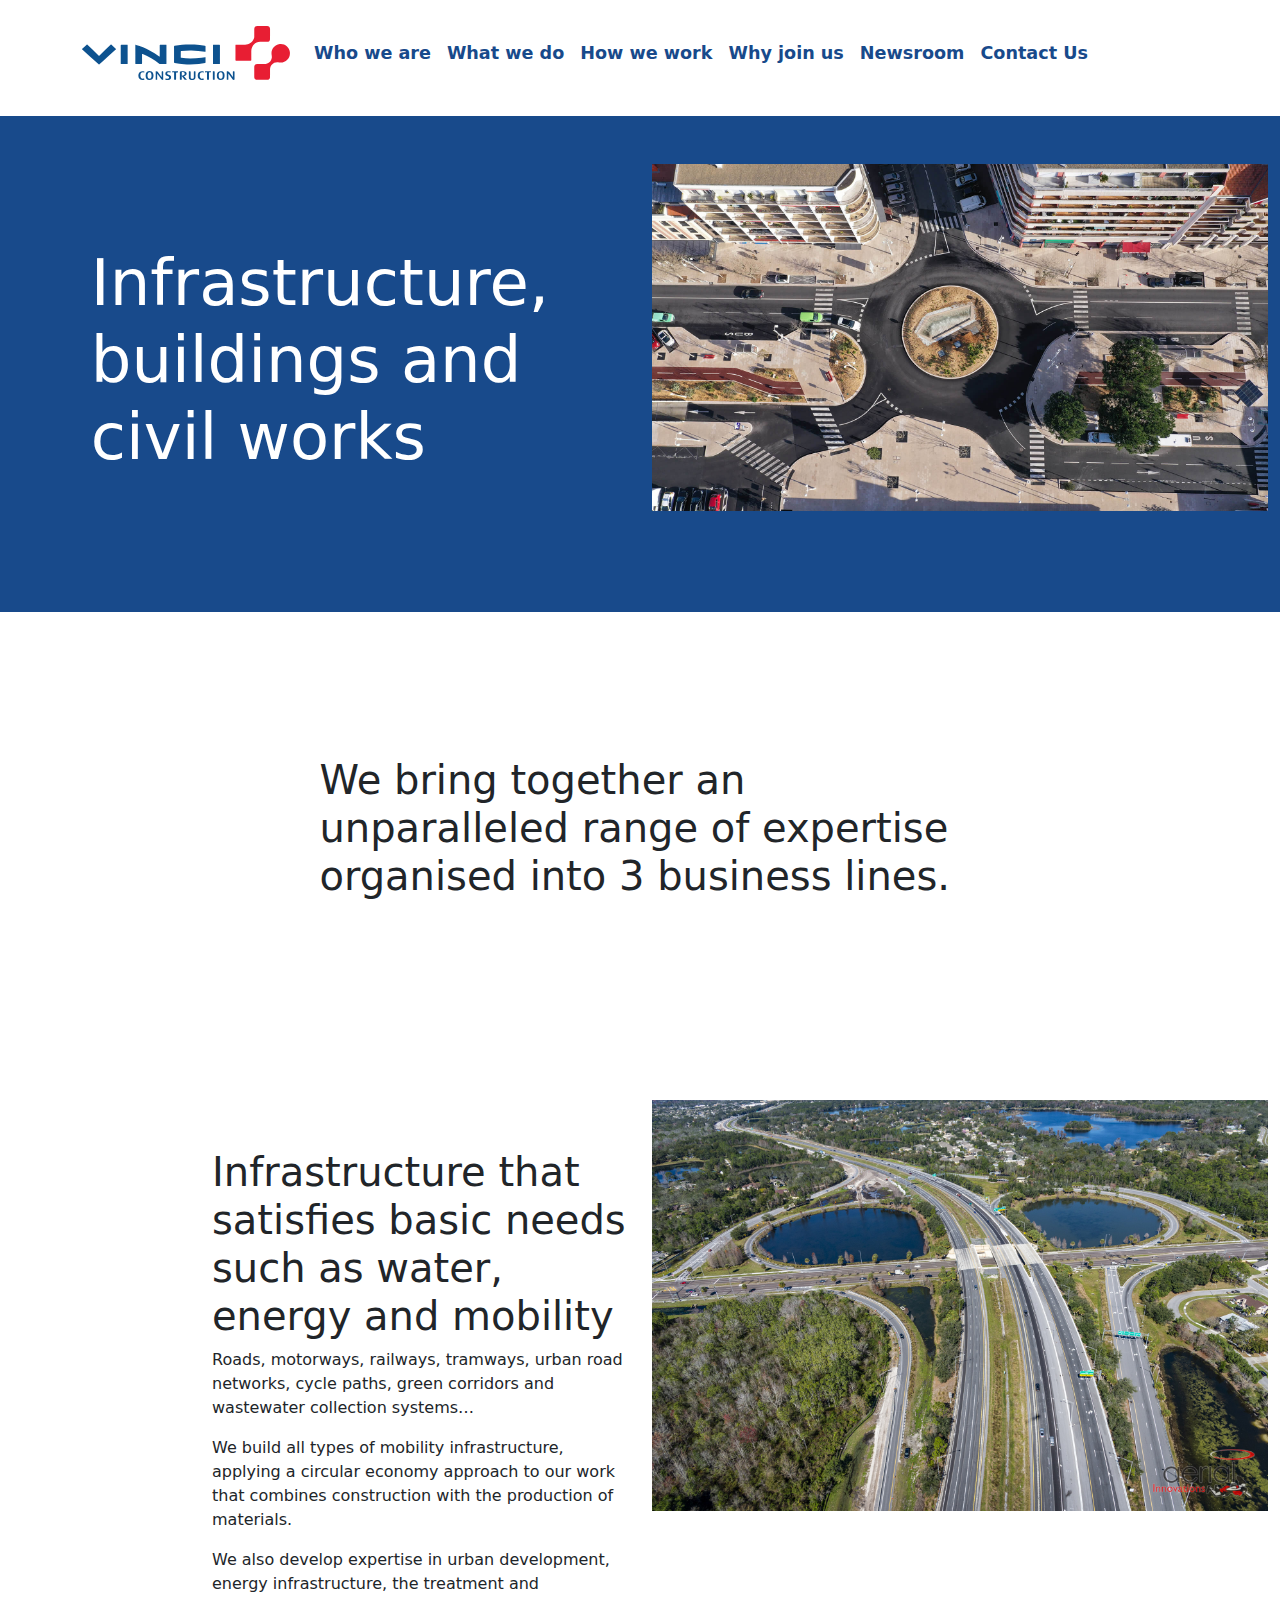
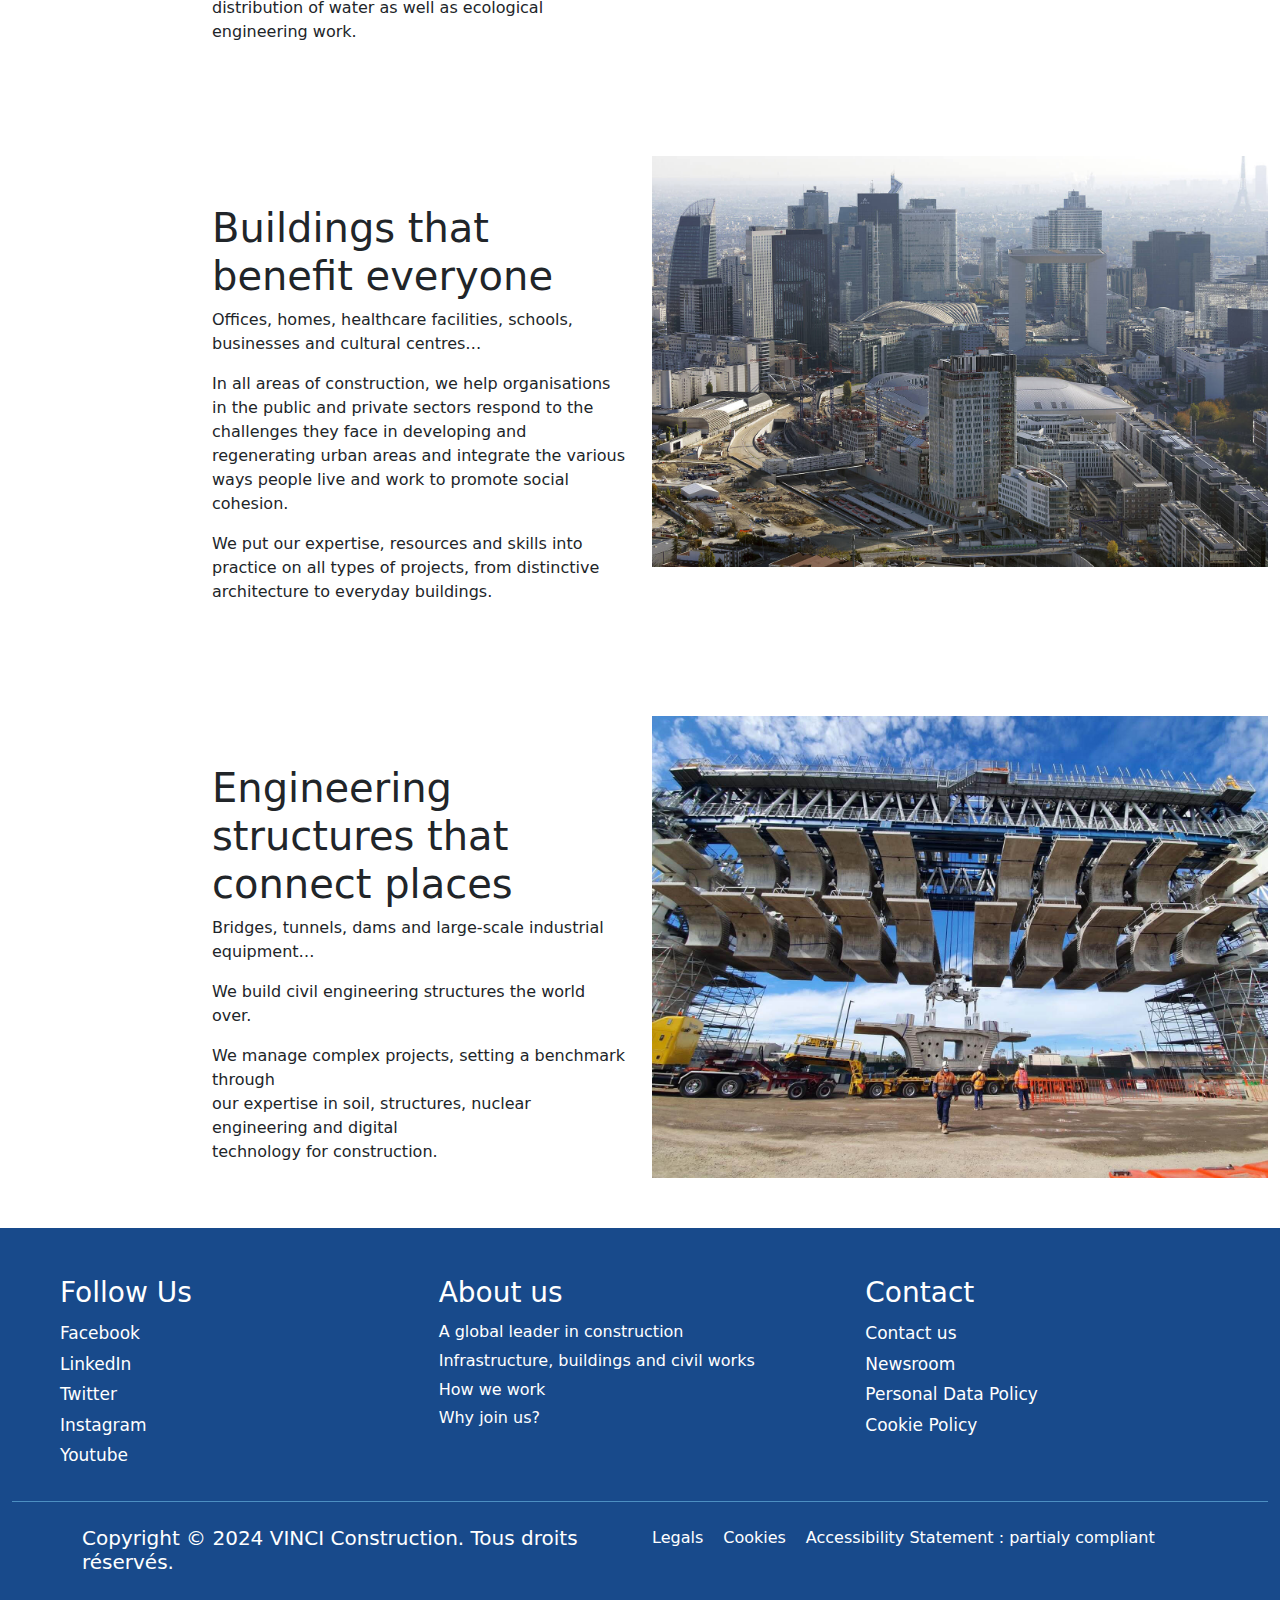
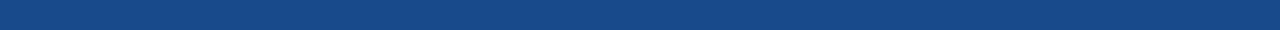
<file: whatwedo.html>
<!DOCTYPE html>
<html lang="en">
<head>
    <meta charset="UTF-8">
    <meta name="viewport" content="width=device-width, initial-scale=1.0">
    <title>VINCI Construction</title>
    <link rel="stylesheet" href="style.css">
    <link rel="stylesheet" href="bootstrap-5.3.2-dist/css/bootstrap.min.css">
    <link rel="stylesheet" href="https://cdnjs.cloudflare.com/ajax/libs/font-awesome/4.3.0/css/font-awesome.min.css">
    <style>
        #heading{
            background-color: #184A8B;
        }
        .heading-content{
            height: 400px !important;
            display: flex;
            justify-content: center;
            align-items: center;
        }
        .heading-content h1{
            font-size: 4rem;
            color: #fff;
        }
        .heading-content2{
            display: flex;
            justify-content: center;
        }
        .content{
            padding-left: 200px;
        }
        
    </style>
</head>
<body>
    
    <section class="" id="header">
        <nav
            class="navbar navbar-expand-sm navbar-light"
        >
            <div class="container">
                <a class="navbar-brand" href="index.html">
                    <img src="assets/logo.svg" alt="">
                </a>
                <button
                    class="navbar-toggler d-lg-none"
                    type="button"
                    data-bs-toggle="collapse"
                    data-bs-target="#collapsibleNavId"
                    aria-controls="collapsibleNavId"
                    aria-expanded="false"
                    aria-label="Toggle navigation"
                >
                    <span class="navbar-toggler-icon"></span>
                </button>
                <div class="collapse navbar-collapse" id="collapsibleNavId">
                    <ul class="navbar-nav mt-2 mt-lg-0">
                        <li class="nav-item">
                            <a class="nav-link" href="WhoWeAre.html" aria-current="page"
                                >Who we are
                            </a
                            >
                        </li>
                        <li class="nav-item">
                            <a class="nav-link" href="whatwedo.html">What we do</a>
                        </li>
                        <li class="nav-item">
                            <a class="nav-link" href="HowWeWork.html">How we work</a>
                        </li>
                        <li class="nav-item">
                            <a class="nav-link" href="#">Why join us</a>
                        </li>
                        <li class="nav-item">
                            <a class="nav-link" href="NewRoom.html">Newsroom</a>
                        </li>
                        <li class="nav-item">
                            <a class="nav-link" href="Contact.html">Contact Us</a>
                        </li>
                        
                    </ul>
                </div>
            </div>
        </nav>
        
    </section>

    <section class="container-fluid py-5" id="heading">
        <div class="row">
            <div class="col-12 col-sm-12 col-md-6 col-lg-6">
                <div class="heading-content">
                    <h1>Infrastructure,<br> buildings and <br> civil works</h1>
                </div>
            </div>
            <div class="col-12 col-sm-12 col-md-6 col-lg-6">
                <img class="w-100" src="assets/06-arcachon-2020-03.jpg" alt="">
            </div>
        </div>
    </section>

    <section class="container py-5" id="busieness-line">
        <div class="row">
            <div class="col-7 mx-auto py-5">
                <h1 class="py-5">We bring together an unparalleled range of expertise organised into 3 business lines.</h1>
            </div>
        </div>
    </section>

    <section class="container-fluid py-5" id="heading2">
        <div class="row">
            <div class="col-12 col-sm-12 col-md-6 col-lg-6">
                <div class="content">
                    <h1 class="mt-5">Infrastructure that satisfies basic needs such as water, energy and mobility</h1>
                    <p>Roads, motorways, railways, tramways, urban road networks,
                         cycle paths, green corridors and wastewater collection systems…</p>
                    <p>We build all types of mobility infrastructure, applying a circular economy approach to our work that
                         combines construction with the production of materials.</p>
                    <p>We also develop expertise in urban development, energy infrastructure, the treatment
                         and distribution of water as well as ecological engineering work.</p>
                </div>
            </div>
            <div class="col-12 col-sm-12 col-md-6 col-lg-6">
                <img class="w-100" src="assets/e-usa-sr417-widening-2-5-19-10-2.jpg" alt="">
            </div>
        </div>
    </section>
    <section class="container-fluid py-5" id="heading2">
        <div class="row">
            <div class="col-12 col-sm-12 col-md-6 col-lg-6">
                <div class="content">
                    <h1 class="mt-5">Buildings that benefit everyone</h1>
                    <p>Offices, homes, healthcare facilities, schools, businesses and cultural centres…</p>
                    <p>In all areas of construction, we help organisations in the public and private sectors 
                        respond to the challenges they face in developing and regenerating urban areas and 
                        integrate the various ways people live and work to promote social cohesion.</p>
                    <p>We put our expertise, resources and skills into practice on all types of projects,
                         from distinctive architecture to everyday buildings.</p>
                </div>
            </div>
            <div class="col-12 col-sm-12 col-md-6 col-lg-6">
                <img class="w-100" src="assets/a092e5653.jpg" alt="">
            </div>
        </div>
    </section>

    <section class="container-fluid py-5" id="heading2">
        <div class="row">
            <div class="col-12 col-sm-12 col-md-6 col-lg-6">
                <div class="content">
                    <h1 class="mt-5">Engineering structures that connect places</h1>
                    <p>Bridges, tunnels, dams and large-scale industrial equipment…</p>
                    <p>We build civil engineering structures the world over.</p>
                    <p>We manage complex projects, setting a benchmark through <br> our expertise in soil, 
                        structures, nuclear engineering and digital <br> technology for construction.</p>
                </div>
            </div>
            <div class="col-12 col-sm-12 col-md-6 col-lg-6">
                <img class="w-100" src="assets/vc-ouvrages-freyssinet-australie-westgate-launching-gantry-loading-test.jpg" alt="">
            </div>
        </div>
    </section>
  

    <footer class="container-fluid py-5" id="footer">
        <div class="row">
            <div class="col-12 col-sm-12 col-md-12 col-lg-4">
                <div class="social text-white ms-md-5">
                    <h3>Follow Us</h3>
                    <div class="social-links">
                        <a href="">Facebook</a>
                        <a href="">LinkedIn</a>
                        <a href="">Twitter</a>
                        <a href="">Instagram</a>
                        <a href="">Youtube</a>
                    </div>
                </div>
            </div>
            <div class="col-12 col-sm-12 col-md-12 col-lg-4">
                <div class="about-us text-white">
                    <h3 >About us</h3>
                    <p>A global leader in construction <br>
                        Infrastructure, buildings and civil works <br>
                        <a href="HowWeWork.html" id="a-footer">How we work</a><br>
                        <a href="whatwedo.html" id="a-footer">Why join us?</a> </p>
                </div>
            </div>
            <div class="col-12 col-sm-12 col-md-12 col-lg-4">
                <div class="contact text-white">
                    <h3>Contact</h3>
                    <div class="contact-links">
                        <a href="Contact.html">Contact us</a>
                        <a href="NewRoom.html">Newsroom</a>
                        <a href="">Personal Data Policy</a>
                        <a href="">Cookie Policy</a>
                    </div>

                </div>
            </div>
        </div>
        <div class="underline"></div>

        <div class="container">
            <div class="row">
                <div class="col-12 col-sm-12 col-md-12 col-lg-6">
                   <h5 class="text-white mt-4">Copyright © 2024 VINCI Construction. Tous droits réservés.</h5>
                </div>
                <div class="col-12 col-sm-12 col-md-12 col-lg-6">
                   <div class="copyrights mt-4">
                       <a href="">Legals</a>
                       <a href="">Cookies</a>
                       <a href="">Accessibility Statement : partialy compliant</a>
                   </div>
                </div>
           </div>
        </div>
    </footer>


    <script src="//cdnjs.cloudflare.com/ajax/libs/jquery/3.2.1/jquery.min.js"></script>
    <script src="bootstrap-5.3.2-dist/js/bootstrap.bundle.js"></script>
</body>
</html>
</file>
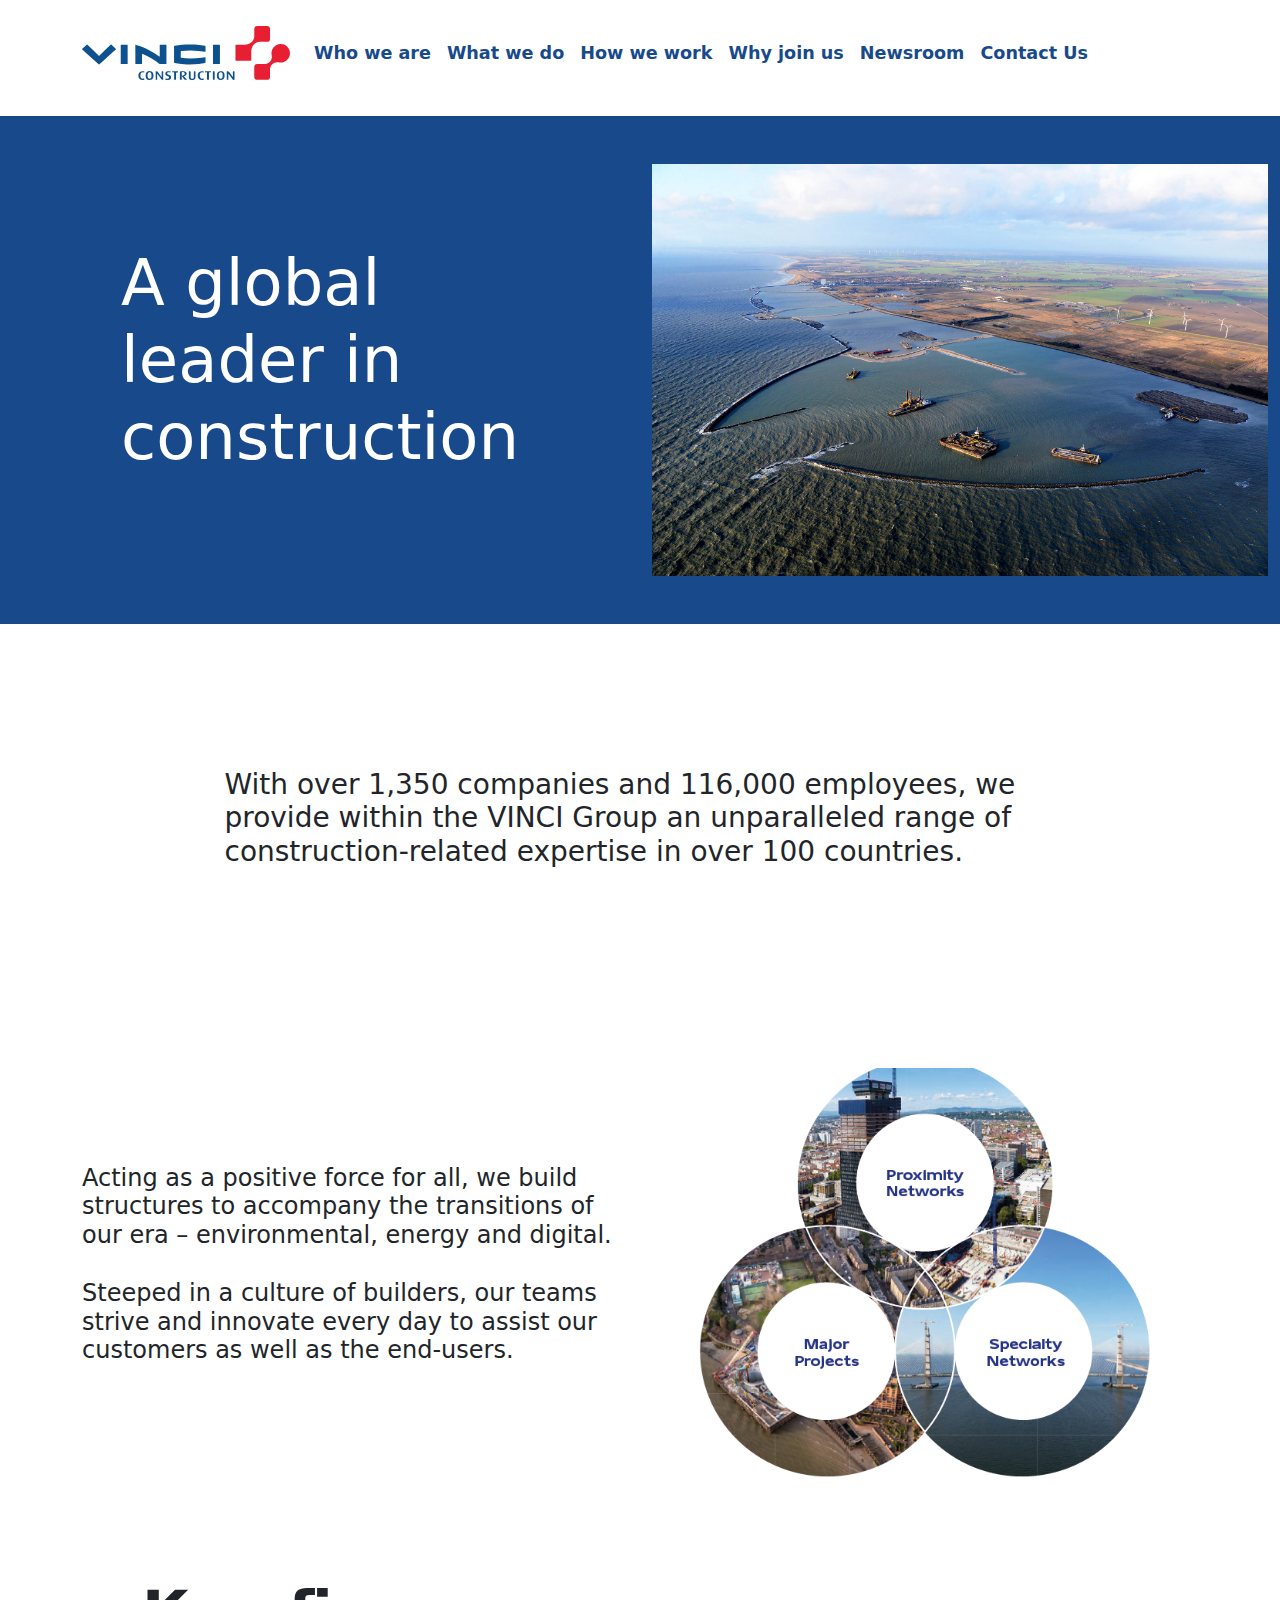
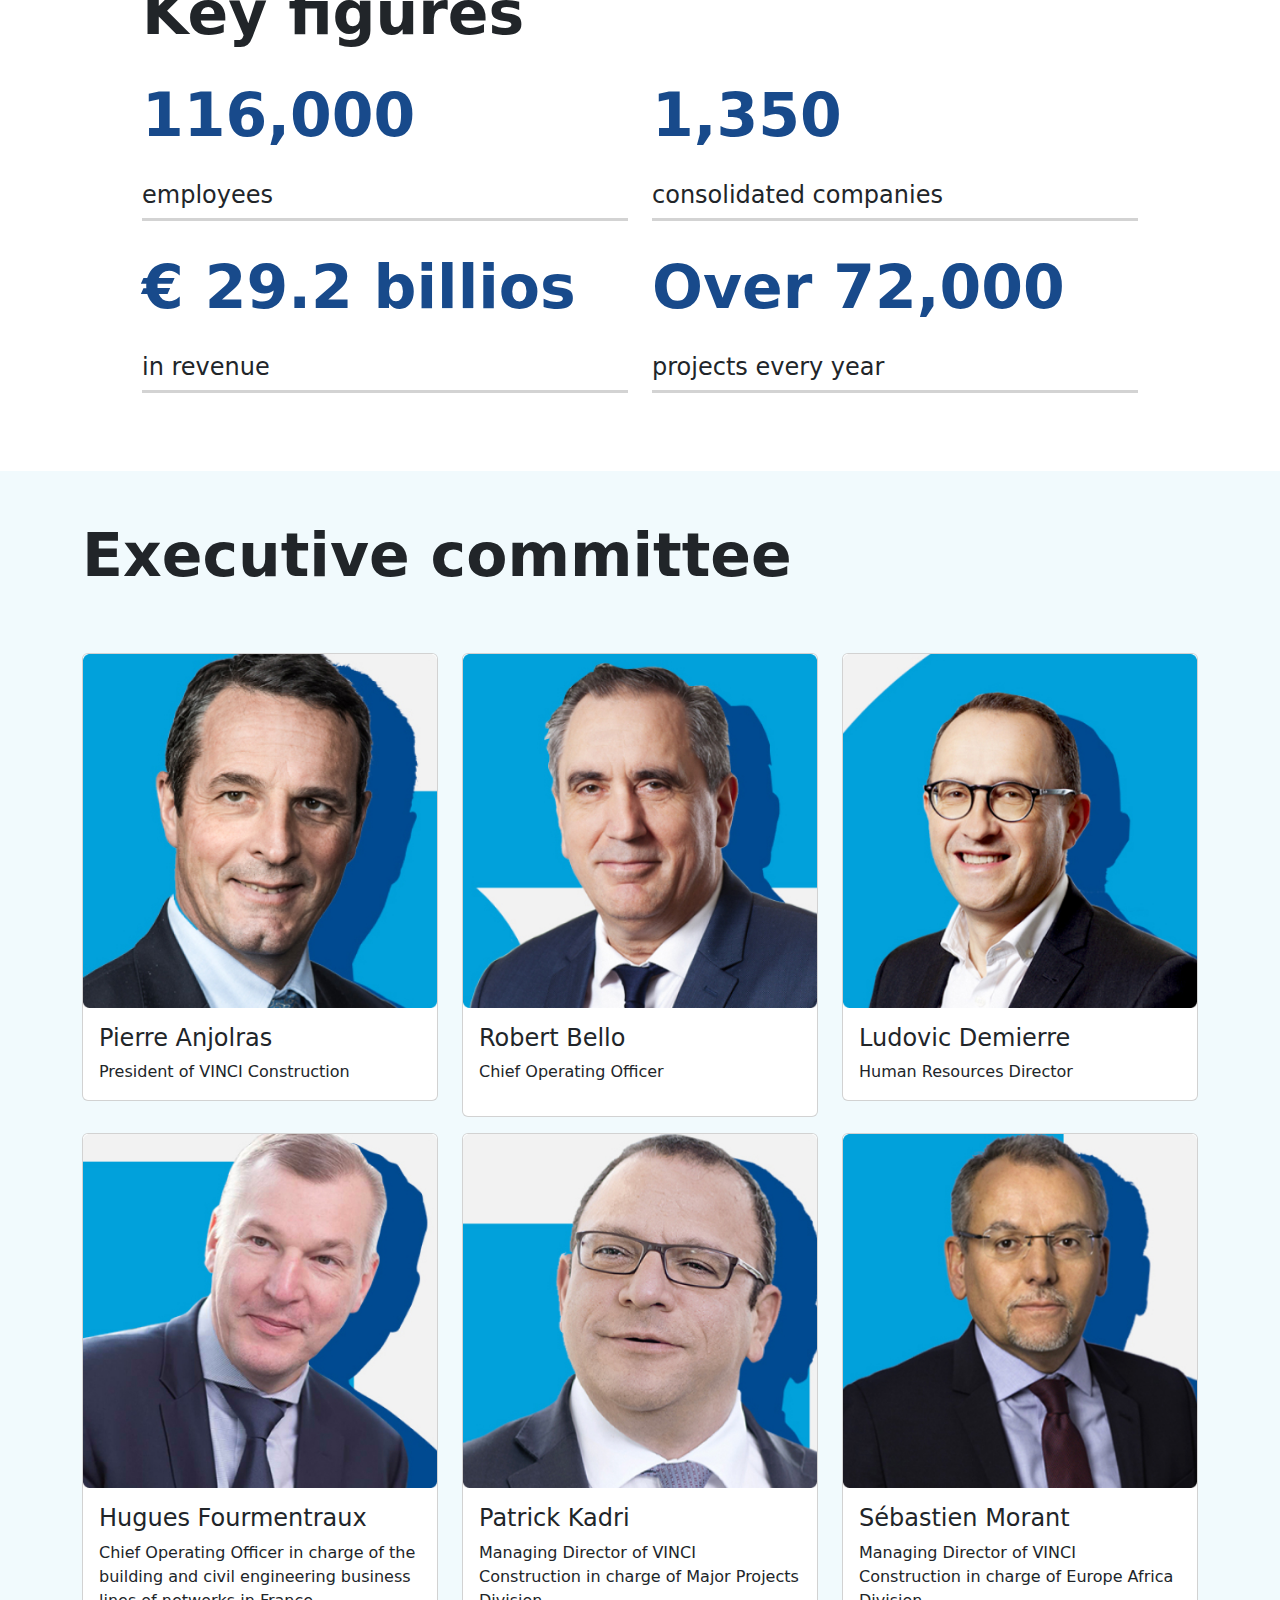
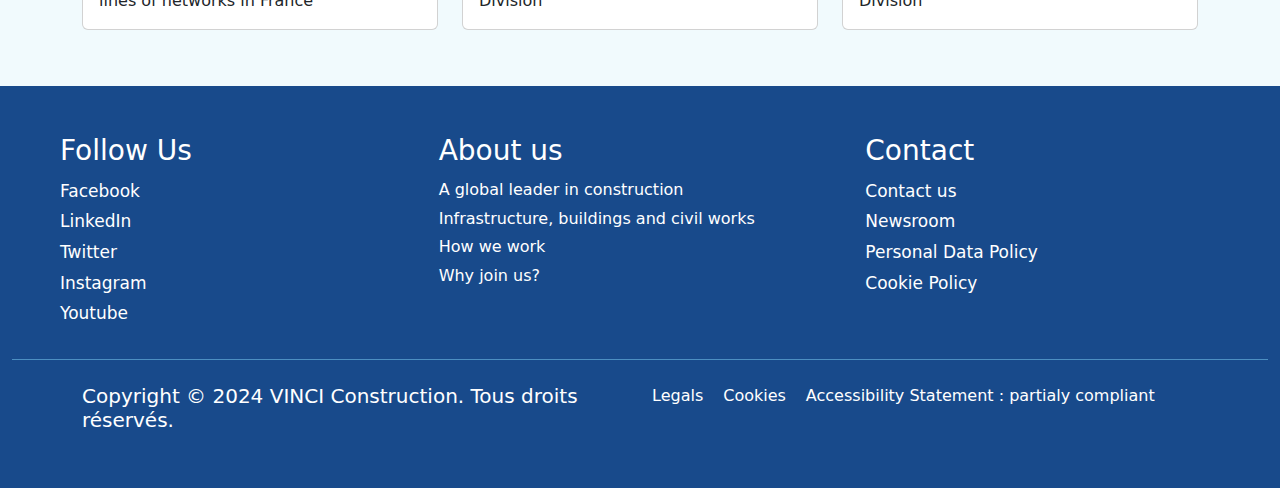
<file: WhoWeAre.html>
<!DOCTYPE html>
<html lang="en">

<head>
    <meta charset="UTF-8">
    <meta name="viewport" content="width=device-width, initial-scale=1.0">
    <title>VINCI Construction</title>
    <link rel="stylesheet" href="style.css">
    <link rel="stylesheet" href="bootstrap-5.3.2-dist/css/bootstrap.min.css">
    <link rel="stylesheet" href="https://cdnjs.cloudflare.com/ajax/libs/font-awesome/4.3.0/css/font-awesome.min.css">
    <style>
        #heading {
            background-color: #184A8B;
        }

        .heading-content {
            height: 400px !important;
            display: flex;
            justify-content: center;
            align-items: center;
        }

        .heading-content h1 {
            font-size: 4rem;
            color: #fff;
        }

        .heading-content2 {
            display: flex;
            justify-content: center;
        }

        .content {
            padding-left: 200px;
        }



        #heading3 h1 {
            color: black;
        }
    </style>
</head>

<body>

    <section class="" id="header">
        <nav class="navbar navbar-expand-sm navbar-light">
            <div class="container">
                <a class="navbar-brand" href="index.html">
                    <img src="assets/logo.svg" alt="">
                </a>
                <button class="navbar-toggler d-lg-none" type="button" data-bs-toggle="collapse"
                    data-bs-target="#collapsibleNavId" aria-controls="collapsibleNavId" aria-expanded="false"
                    aria-label="Toggle navigation">
                    <span class="navbar-toggler-icon"></span>
                </button>
                <div class="collapse navbar-collapse" id="collapsibleNavId">
                    <ul class="navbar-nav mt-2 mt-lg-0">
                        <li class="nav-item">
                            <a class="nav-link" href="WhoWeAre.html" aria-current="page">Who we are
                            </a>
                        </li>
                        <li class="nav-item">
                            <a class="nav-link" href="whatwedo.html">What we do</a>
                        </li>
                        <li class="nav-item">
                            <a class="nav-link" href="HowWeWork.html">How we work</a>
                        </li>
                        <li class="nav-item">
                            <a class="nav-link" href="#">Why join us</a>
                        </li>
                        <li class="nav-item">
                            <a class="nav-link" href="NewRoom.html">Newsroom</a>
                        </li>
                        <li class="nav-item">
                            <a class="nav-link" href="Contact.html">Contact Us</a>
                        </li>

                    </ul>
                </div>
            </div>
        </nav>

    </section>


    <section class="container-fluid py-5" id="heading">
        <div class="row">
            <div class="col-12 col-sm-12 col-md-6 col-lg-6">
                <div class="heading-content">
                    <h1>A global <br>leader in <br> construction</h1>
                </div>
            </div>
            <div class="col-12 col-sm-12 col-md-6 col-lg-6">
                <img class="w-100" src="/assets/Dampic.jpg" alt="">
            </div>
        </div>
    </section>

    <section class="container py-5" id="whowe-line">
        <div class="row">
            <div class="col-9 mx-auto py-5">
                <h3 class="py-5">With over 1,350 companies and 116,000 employees, we provide within the VINCI Group an
                    unparalleled range of construction-related expertise in over 100 countries.</h3>
            </div>
        </div>
    </section>

    <section class="container-fluid py-5" id="heading3">
        <div class="container">
            <div class="row">
                <div class="col-12 col-sm-12 col-md-6 col-lg-6">
                    <div class="heading-content">
                        <h4>Acting as a positive force for all, we build structures to accompany the transitions of our
                            era – environmental, energy and digital. 
                            <br>
                            <br>
                            Steeped in a culture of builders, our teams strive and
                            innovate every day to assist our customers as well as the end-users.</h4>
                    </div>
                </div>
                <div class="col-12 col-sm-12 col-md-6 col-lg-6">
                    <img class="w-100" src="/assets/complementary-pillars-708x535.png" alt="">
                </div>
            </div>
        </div>

    </section>

    <section class="container py-5" id="figure">
        <div class="row mx-md-5">
            <h1>Key figures</h1>
            <div class="col-12 col-sm-12 col-md-12 col-lg-6">
                <div class="figure-data">
                    <h1><span>116,000</span></h1>
                    <h4>employees</h4>
                </div>
            </div>
            <div class="col-12 col-sm-12 col-md-12 col-lg-6">
                <div class="figure-data">
                    <h1><span>1,350</span></h1>
                    <h4>consolidated companies</h4>
                </div>
            </div>
            <div class="col-12 col-sm-12 col-md-12 col-lg-6">
                <div class="figure-data">
                    <h1><span>&euro; 29.2 billios</span></h1>
                    <h4>in revenue</h4>
                </div>
            </div>
            <div class="col-12 col-sm-12 col-md-12 col-lg-6">
                <div class="figure-data">
                    <h1><span>Over 72,000</span></h1>
                    <h4>projects every year</h4>
                </div>
            </div>
        </div>
    </section>


    <section class="container-fluid  py-5" id="Executive-Com">
        <div class="container">
            <h1 class="pb-4">Executive committee</h1>
            <div class="row">
                <div class="col-12 col-xl-4 py-2">
                    <div class="card">
                        <img class="card-img-top" src="./assets/pierre-anjolras-2 (1).jpg" alt="Title" />
                        <div class="card-body">
                            <h4 class="card-title">Pierre Anjolras</h4>
                            <p class="card-text">President of VINCI Construction</p>
                        </div>
                    </div>
                </div>

                <div class="col-12 col-xl-4 py-2">
                    <div class="card">
                        <img class="card-img-top" src="./assets/robert-bello-1.jpg" alt="Title" />
                        <div class="card-body">
                            <h4 class="card-title">Robert Bello</h4>
                            <p>Chief Operating Officer</p>
                        </div>
                    </div>
                </div>


                <div class="col-12 col-xl-4 py-2 ">
                    <div class="card">
                        <img class="card-img-top" src="./assets/ludovic-demierre-2.jpg" alt="Title" />
                        <div class="card-body">
                            <h4 class="card-title">Ludovic Demierre</h4>
                            <p class="card-text">Human Resources Director</p>
                        </div>
                    </div>
                </div>

                <div class="col-12 col-xl-4 py-2 ">
                    <div class="card">
                        <img class="card-img-top" src="/assets/hugues-fourmentraux-1.jpg" alt="Title" />
                        <div class="card-body">
                            <h4 class="card-title">Hugues Fourmentraux</h4>
                            <p class="card-text">Chief Operating Officer in charge of the building and civil engineering
                                business lines of networks in France</p>
                        </div>
                    </div>
                </div>

                <div class="col-12 col-xl-4  py-2">
                    <div class="card">
                        <img class="card-img-top" src="./assets/patrick-kadri-2.jpg" alt="Title" />
                        <div class="card-body">
                            <h4 class="card-title">Patrick Kadri</h4>
                            <p class="card-text">Managing Director of VINCI Construction in charge of Major Projects
                                Division</p>
                        </div>
                    </div>
                </div>

                <div class="col-12 col-xl-4 py-2">
                    <div class="card">
                        <img class="card-img-top" src="./assets/sebastien-morant-2.jpg" alt="Title" />
                        <div class="card-body">
                            <h4 class="card-title">Sébastien Morant</h4>
                            <p class="card-text">Managing Director of VINCI Construction in charge of Europe Africa
                                Division
                            </p>
                        </div>
                    </div>
                </div>

            </div>
        </div>
    </section>

    <footer class="container-fluid py-5" id="footer">
        <div class="row">
            <div class="col-12 col-sm-12 col-md-12 col-lg-4">
                <div class="social text-white ms-md-5">
                    <h3>Follow Us</h3>
                    <div class="social-links">
                        <a href="">Facebook</a>
                        <a href="">LinkedIn</a>
                        <a href="">Twitter</a>
                        <a href="">Instagram</a>
                        <a href="">Youtube</a>
                    </div>
                </div>
            </div>
            <div class="col-12 col-sm-12 col-md-12 col-lg-4">
                <div class="about-us text-white">
                    <h3>About us</h3>
                    <p>A global leader in construction <br>
                        Infrastructure, buildings and civil works <br>
                        <a href="HowWeWork.html" id="a-footer">How we work</a><br>
                       <a href="whatwedo.html" id="a-footer">Why join us?</a> </p>
                </div>
            </div>
            <div class="col-12 col-sm-12 col-md-12 col-lg-4">
                <div class="contact text-white">
                    <h3>Contact</h3>
                    <div class="contact-links">
                        <a href="Contact.html">Contact us</a>
                        <a href="NewRoom.html">Newsroom</a>
                        <a href="">Personal Data Policy</a>
                        <a href="">Cookie Policy</a>
                    </div>

                </div>
            </div>
        </div>
        <div class="underline"></div>

        <div class="container">
            <div class="row">
                <div class="col-12 col-sm-12 col-md-12 col-lg-6">
                    <h5 class="text-white mt-4">Copyright © 2024 VINCI Construction. Tous droits réservés.</h5>
                </div>
                <div class="col-12 col-sm-12 col-md-12 col-lg-6">
                    <div class="copyrights mt-4">
                        <a href="">Legals</a>
                        <a href="">Cookies</a>
                        <a href="">Accessibility Statement : partialy compliant</a>
                    </div>
                </div>
            </div>
        </div>
    </footer>


    <script src="//cdnjs.cloudflare.com/ajax/libs/jquery/3.2.1/jquery.min.js"></script>
    <script src="bootstrap-5.3.2-dist/js/bootstrap.bundle.js"></script>
</body>

</html>
</file>
<file: style.css>
*{
    padding: 0;
    margin: 0;
    box-sizing: border-box;
    font-family: 'Vinci Sans' Expanded Bold x,sans-serif;
}
span{
    color: #184A8B;
}
/* navbar part start from here */
.navbar{
    padding-top: 20px !important;
    padding-bottom: 30px !important;
}
.navbar img{
    width: 13rem;
    height: 100%;
}
.navbar li a{
    font-weight: 700;
    font-size: 1.1rem;
    color: #184A8B;
    padding: 20px 10px;
    transition: all 0.5s;
}

.navbar li a:hover{
    background-color: rgba(211, 211, 211, 0.216);
    border-radius: 10px;
    padding: 20px 10px;
    color: #184A8B;
}
/* navbar part End from here */


/* carousel part start from heree */
#carousel{
    padding: 0;
    width: 100%;
    height:84vh;
    background-color:#164582;
}

#carousel h1{
    color: white;
    
}

.bg-blue{
    background-color:#79CAF1 ;
    height:84vh;
}
.bg-green{
    background-color: #99C357;
    height:84vh;
}
.bg-pink{
    background-color: #AE9CC6;
    height:84vh;
}
#carousel .content , .content-img{
    width: 100%;
    height: 500px !important;
    display: flex;
    justify-content: center;
    align-items: center;
    
}
#carousel .content h1{
    font-weight: 700;
    font-size: 50px;
}
#carousel img{
    width: 600px;
    height: 400px;
    object-fit: cover;
}




/* carousel part end from heree */

/* newsroom part start from here */
#newsroom .card{
    border: none;
    padding: 10px;
    height: 400px;
    transition: all 0.5s;
}
#newsroom .card:hover{
    background-color: rgba(211, 211, 211, 0.503);
}
#newsroom .card:hover .card-img-top{
    transform: scale(1.1) !important;
    border-radius: 20px;
}
#newsroom .card:hover h4{
    text-decoration: underline;
}
#newsroom .card:hover .news-btn{
background-color: #184A8B !important;
}
#newsroom .card:hover i{
    color: #fff !important;
}
#newsroom .card a:hover{
    text-decoration: underline;
}
#newsroom .card-img-top{
    transition: all 0.5s;
    border-radius: 15px;
}
#newsroom h4{
    font-size: 20px;
    transition: all 0.5s;
}
#newsroom button{
    transition: all 0.5s;
}
#newsroom .news-letter a{
    border: 1px solid black;
    color: black;
    font-weight: 600;
    padding: 0px 8px;
    padding-bottom: 3px !important;
    border-radius: 9999px;
    text-decoration: none;
    margin-right: 10px;
}
#newsroom .card-body{
    display: flex;
    justify-content: space-around;
    align-items: end;
    border-bottom: 3px solid rgba(128, 128, 128, 0.333);
}
#newsroom .card-body button{
    width: 30px;
    height: 30px;
    border: 1px solid black;
    border-radius: 50% !important;
}
#newsroom .news-btnn{
    background-color: #164582;
    margin:30px 0px;
    color: #fff;
    padding: 15px 20px;
    border: none;
    border-radius: 9999px;
    font-weight: 700;
}
#newsroom .news-btnn i{
    transition: all 0.5s
}
#newsroom .news-btnn:hover i{
transform: translateX(7px);
}
/* newsroom part end from here */

/* maps part start from here */
#maps{
    width: 100%;
    height: 100%;
    background-color: #184a8b;
}
#maps img{
    width: 100%;
    height: 80vh;
}
#maps .map-title h1{
    font-size: 50px;
    text-align: end !important;
    color: black;
    margin-top: 100px !important;
}
#maps .map-body h5{
    text-align: end;
    color: #fff;
    margin-top: 30px;
    padding-left: 200px;
}
#maps .map-btn{
    padding: 13px 25px;
    border: none;
    border-radius: 9999px;
    font-weight: 700;
    margin-left: 200px;
    margin-top: 30px;
}
#maps .map-btn i{
    transition: all 0.5s;
}
#maps .map-btn:hover i{
    transform: translateX(7px);
}
/* maps part end from here */



/* welcome part start from here */

#welcome-guide h1{
    font-weight: 700;
}
#welcome-guide h6{
    margin-top: 30px;
}
#welcome-guide .welcome-btn{
    padding: 15px 25px;
    border: none;
    background-color: #164582;
    color: #fff;
    border-radius: 9999px;
    margin-left: 125px;
    margin-top: 30px;
    margin-bottom: 20px;
    font-weight: 700;
}

#welcome-guide .welcome-btn i{
    transition: all 0.5s;
}
#welcome-guide .welcome-btn:hover i{
    transform: translateX(7px);
}
/* welcome part end from here */


/* job offer part start from here */

#job-offer{
    width: 100%;
    height: 45vh;
    background-color: #79CAF1;
    display:flex ;
    justify-content: center;
    align-items: center;
}
#job-offer h1{
    font-weight: 700;
    margin-bottom: 30px;
}
#job-offer a{
    text-decoration: none;
}
#job-offer .job-btn:hover i{ 
    transform: translateX(7px) !important;
}
#job-offer .job-btn i{
    transition: all 0.5s;
}
#job-offer .job-btn{
    padding: 15px 25px;
    background-color: #fff;
    border: none;
    border-radius: 9999px;
    font-weight: 700;
}
/* job offer part end from here */


/* figure part start from here */
#figure{
    width: 100%;
    height: 100%;
}
#figure h1{
    font-size: 60px !important;
    margin-bottom: 30px;
    font-weight: 650;
}
.figure-data{
    border-bottom: 3px solid lightgray;
    margin-bottom: 30px;
}
/* figure part end from here */

/* footer part start from here */
#footer{
    width: 100%;
    height: 100%;
    background-color: #184A8B;
}#footer .social-links a , .contact a{
    display: block;
    color: #fff;
    text-decoration: none;
    font-size: 17px;
    line-height: 1.8;
}
#footer .about-us p{
    line-height: 1.8;
}
.underline{
    width: 100%;
    height: 1px;
    background-color: #79c9f18a;
    margin-top: 30px;
}
.copyrights{
    display: flex;
    gap: 20px;
}
.copyrights a{
    text-decoration: none;
    color: #fff;
}

#a-footer{
    text-decoration: none;
    color: white;
}
/* footer part end from here */


/*contact */

#contact-bg{
    background-color: #79caf1;
}

/*contact*/

#Executive-Com h1{
    font-size: 60px !important;
    margin-bottom: 30px;
    font-weight: 650;
}

#Executive-Com{
    background-color: #F1FAFD;
}
</file>
